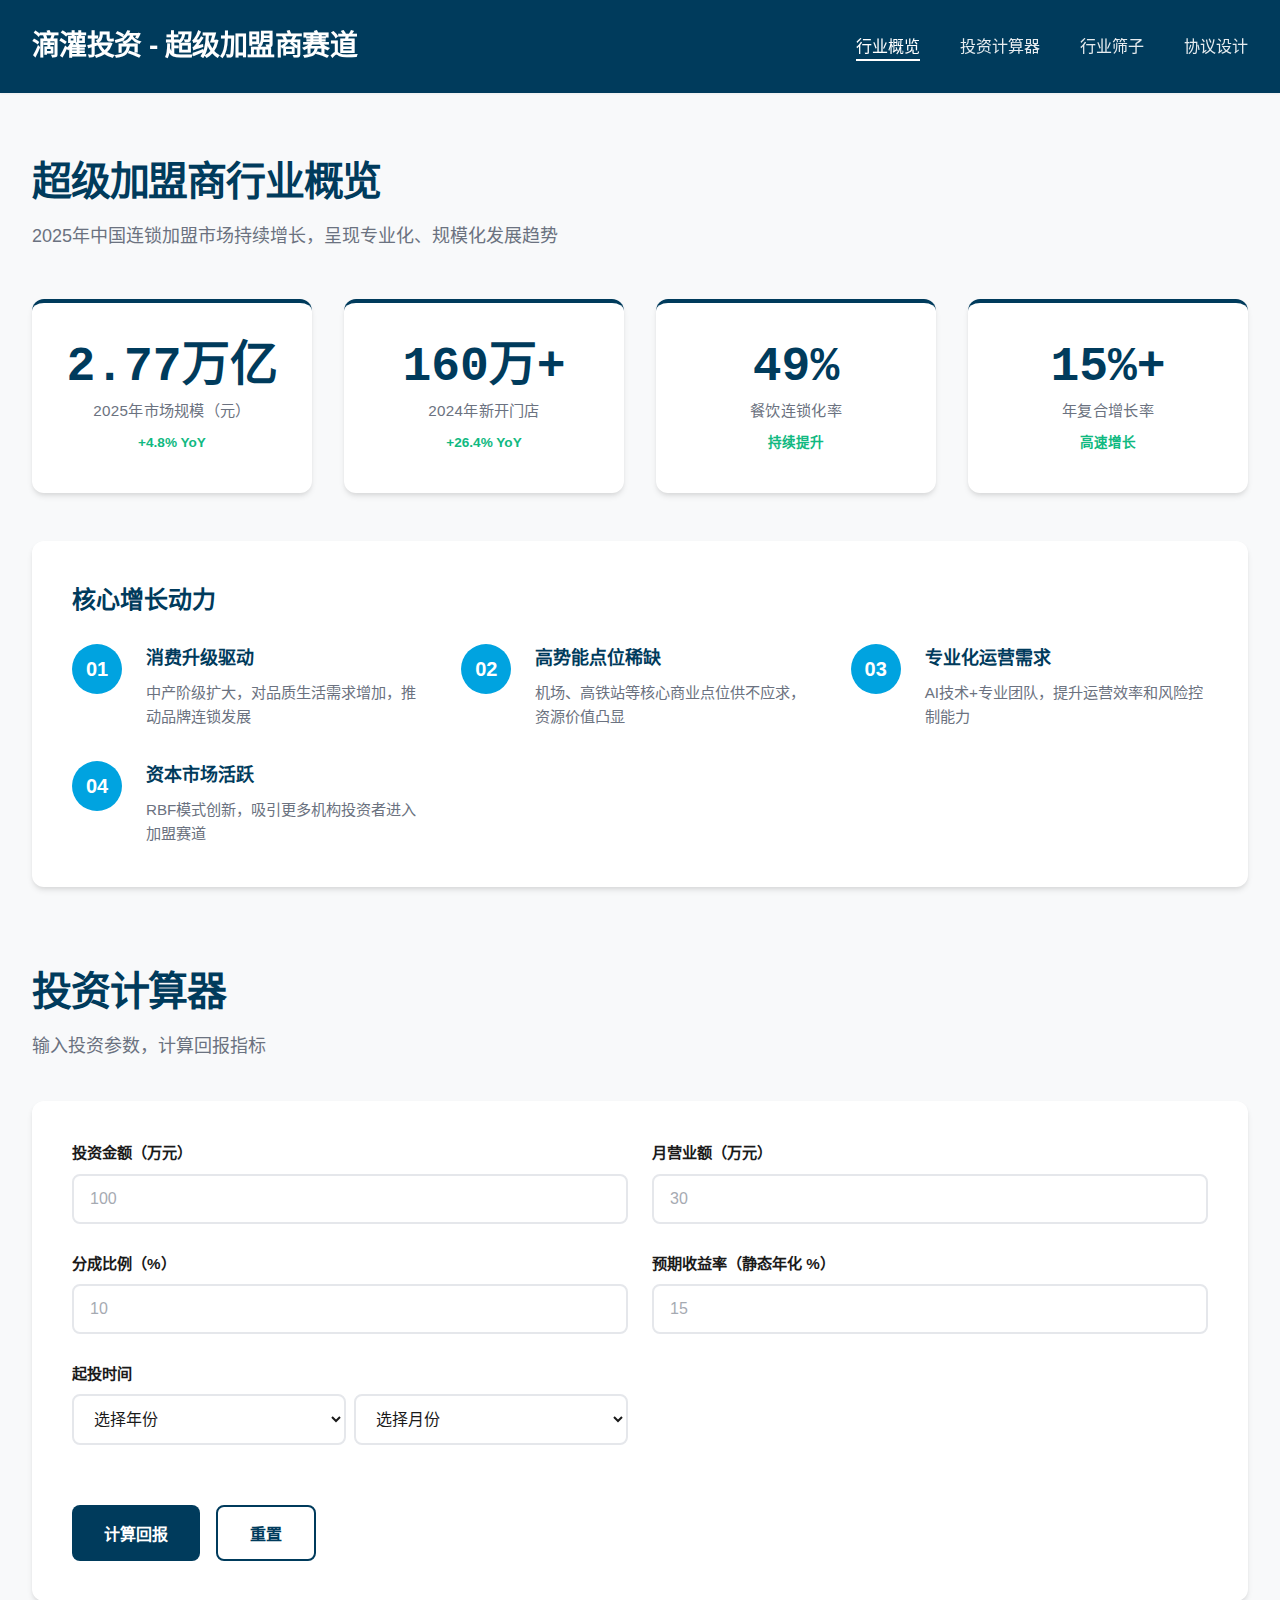
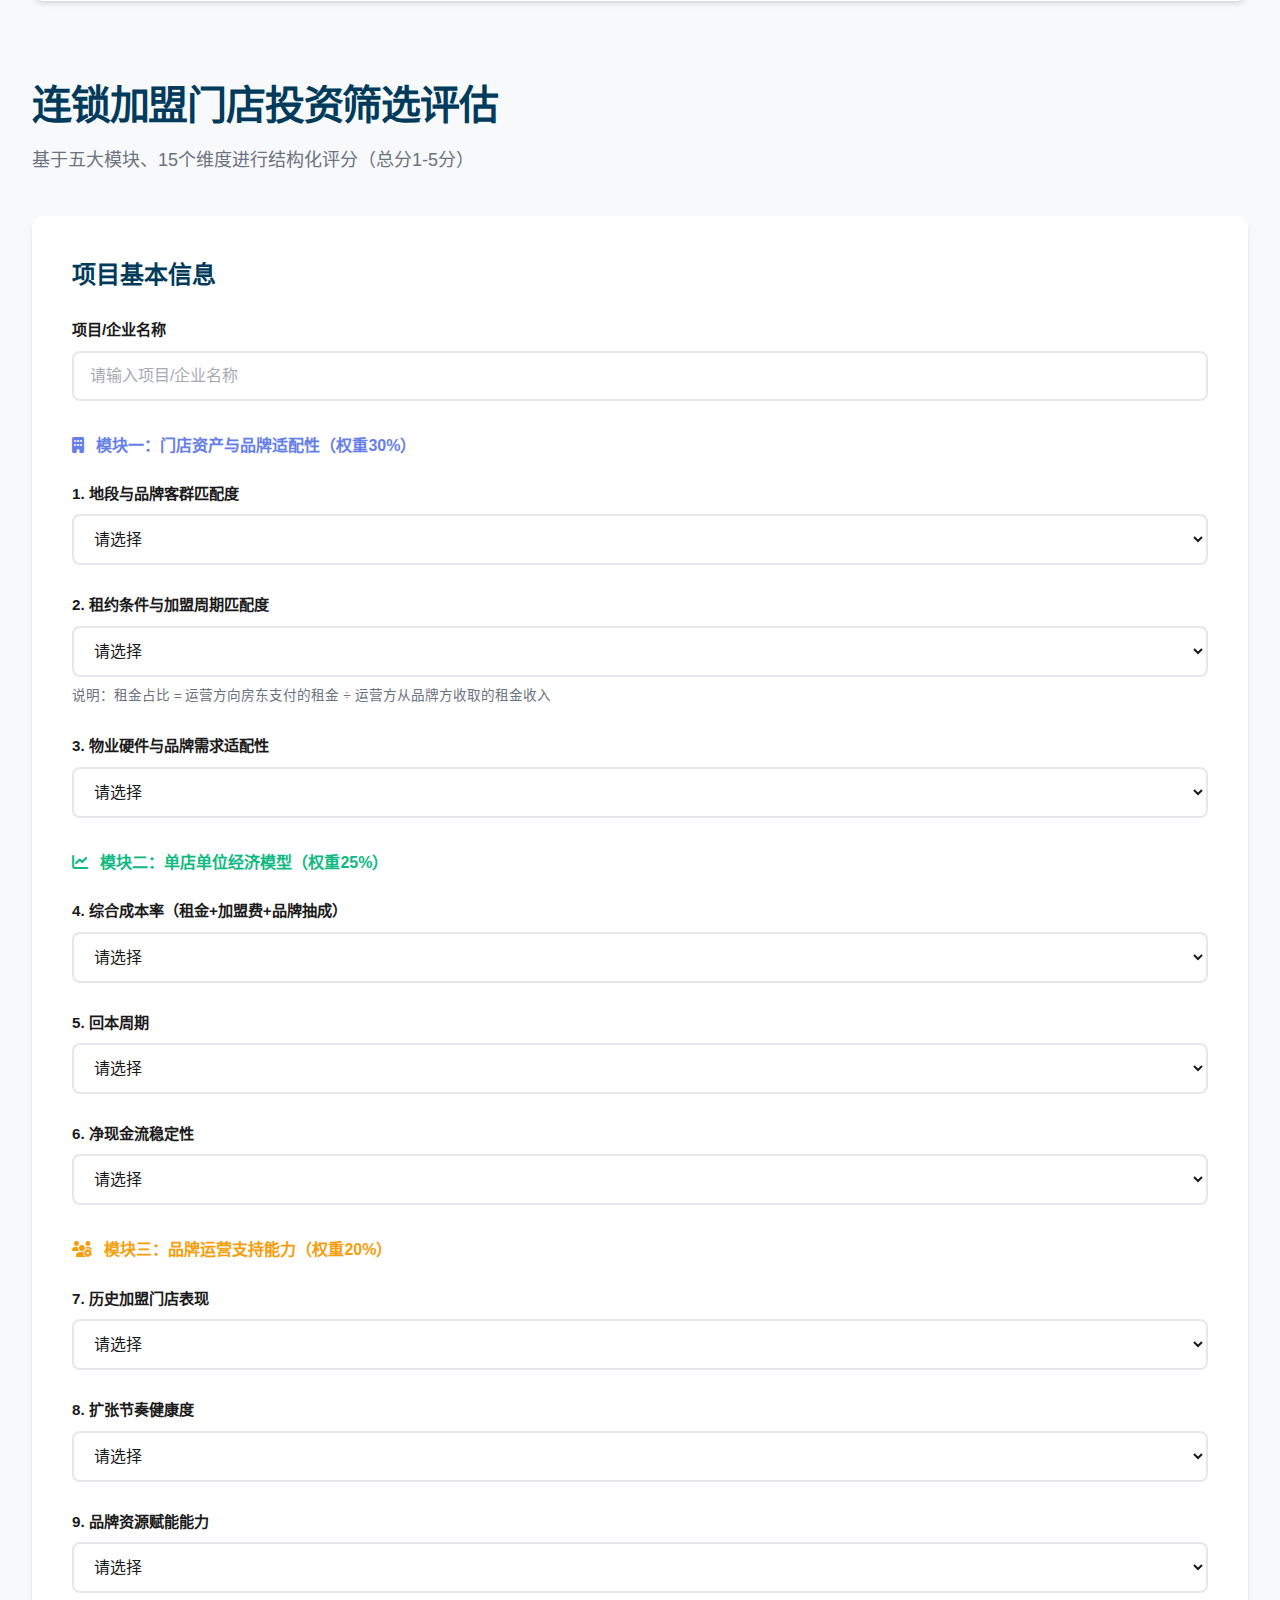
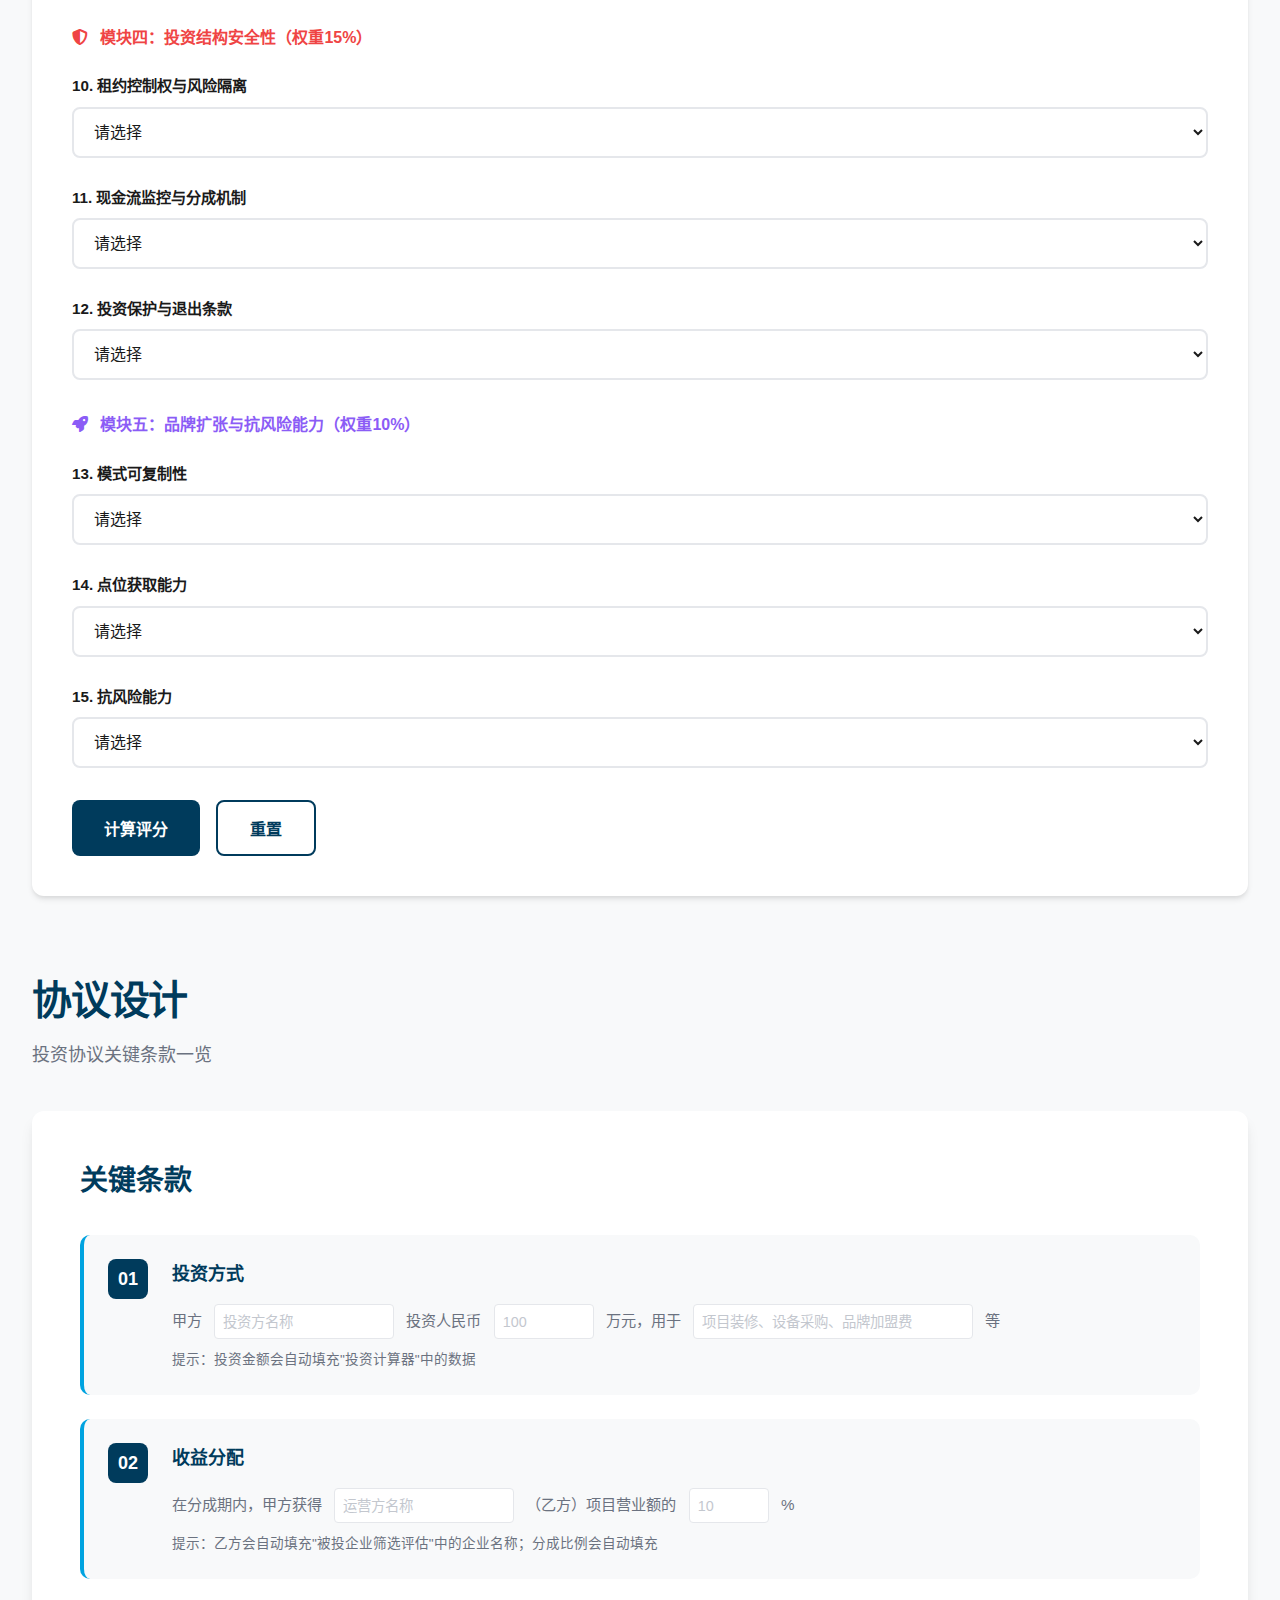
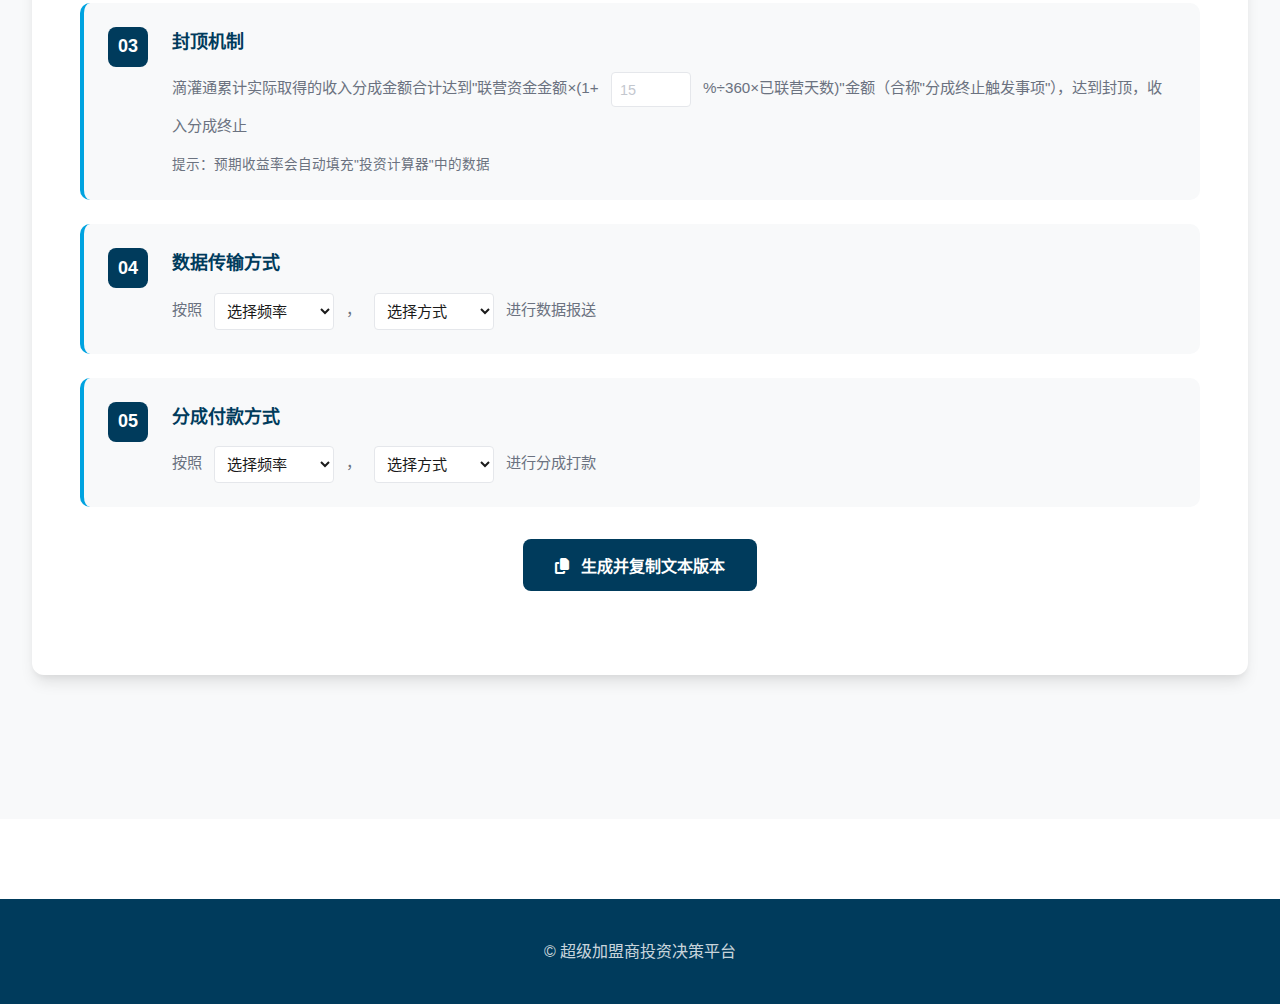
<file: index.html>
<!DOCTYPE html>
<html lang="zh-CN">
<head>
    <meta charset="UTF-8">
    <meta name="viewport" content="width=device-width, initial-scale=1.0">
    <title>滴灌投资决策平台 | 超级加盟商投资分析</title>
    <meta name="description" content="滴灌投资决策平台 - 专业的超级加盟商投资分析工具，提供投资回报计算、企业筛选评估和协议设计服务">
    <link rel="stylesheet" href="https://cdnjs.cloudflare.com/ajax/libs/font-awesome/6.4.0/css/all.min.css">
    <link rel="stylesheet" href="css/style.css">
</head>
<body>
    <!-- Header -->
    <header>
        <div class="container">
            <nav>
                <a href="#" class="brand">滴灌投资 - 超级加盟商赛道</a>
                <ul class="nav-menu">
                    <li><a href="#overview" class="active">行业概览</a></li>
                    <li><a href="#calculator">投资计算器</a></li>
                    <li><a href="#screening">行业筛子</a></li>
                    <li><a href="#contract">协议设计</a></li>
                </ul>
            </nav>
        </div>
    </header>

    <!-- Main Content -->
    <main>
        <div class="container">
            
            <!-- Industry Overview -->
            <section id="overview" class="section">
                <h2 class="section-title">超级加盟商行业概览</h2>
                <p class="section-description">2025年中国连锁加盟市场持续增长，呈现专业化、规模化发展趋势</p>
                
                <div class="stats-grid">
                    <div class="stat-card">
                        <div class="stat-value">2.77万亿</div>
                        <div class="stat-label">2025年市场规模（元）</div>
                        <div class="stat-change">+4.8% YoY</div>
                    </div>
                    <div class="stat-card">
                        <div class="stat-value">160万+</div>
                        <div class="stat-label">2024年新开门店</div>
                        <div class="stat-change">+26.4% YoY</div>
                    </div>
                    <div class="stat-card">
                        <div class="stat-value">49%</div>
                        <div class="stat-label">餐饮连锁化率</div>
                        <div class="stat-change">持续提升</div>
                    </div>
                    <div class="stat-card">
                        <div class="stat-value">15%+</div>
                        <div class="stat-label">年复合增长率</div>
                        <div class="stat-change">高速增长</div>
                    </div>
                </div>
                
                <div class="card mt-3">
                    <h3 class="card-title">核心增长动力</h3>
                    <div class="growth-drivers">
                        <div class="driver-item">
                            <div class="driver-number">01</div>
                            <div class="driver-content">
                                <h4>消费升级驱动</h4>
                                <p>中产阶级扩大，对品质生活需求增加，推动品牌连锁发展</p>
                            </div>
                        </div>
                        <div class="driver-item">
                            <div class="driver-number">02</div>
                            <div class="driver-content">
                                <h4>高势能点位稀缺</h4>
                                <p>机场、高铁站等核心商业点位供不应求，资源价值凸显</p>
                            </div>
                        </div>
                        <div class="driver-item">
                            <div class="driver-number">03</div>
                            <div class="driver-content">
                                <h4>专业化运营需求</h4>
                                <p>AI技术+专业团队，提升运营效率和风险控制能力</p>
                            </div>
                        </div>
                        <div class="driver-item">
                            <div class="driver-number">04</div>
                            <div class="driver-content">
                                <h4>资本市场活跃</h4>
                                <p>RBF模式创新，吸引更多机构投资者进入加盟赛道</p>
                            </div>
                        </div>
                    </div>
                </div>
            </section>

            <!-- Investment Calculator -->
            <section id="calculator" class="section">
                <h2 class="section-title">投资计算器</h2>
                <p class="section-description">输入投资参数，计算回报指标</p>
                
                <div class="card">
                    <form id="calculatorForm">
                        <div class="form-row">
                            <div class="form-group">
                                <label for="investAmount">投资金额（万元）</label>
                                <input type="number" id="investAmount" placeholder="100">
                            </div>
                            
                            <div class="form-group">
                                <label for="monthlyRevenue">月营业额（万元）</label>
                                <input type="number" id="monthlyRevenue" placeholder="30">
                            </div>
                        </div>
                        
                        <div class="form-row">
                            <div class="form-group">
                                <label for="shareRatio">分成比例（%）</label>
                                <input type="number" id="shareRatio" placeholder="10">
                            </div>
                            
                            <div class="form-group">
                                <label for="annualRate">预期收益率（静态年化 %）</label>
                                <input type="number" id="annualRate" placeholder="15">
                            </div>
                        </div>
                        
                        <div class="form-row">
                            <div class="form-group">
                                <label for="startYear">起投时间</label>
                                <div style="display: flex; gap: 0.5rem;">
                                    <select id="startYear" style="flex: 1;">
                                        <option value="">选择年份</option>
                                    </select>
                                    <select id="startMonth" style="flex: 1;">
                                        <option value="">选择月份</option>
                                        <option value="01">1月</option>
                                        <option value="02">2月</option>
                                        <option value="03">3月</option>
                                        <option value="04">4月</option>
                                        <option value="05">5月</option>
                                        <option value="06">6月</option>
                                        <option value="07">7月</option>
                                        <option value="08">8月</option>
                                        <option value="09">9月</option>
                                        <option value="10">10月</option>
                                        <option value="11">11月</option>
                                        <option value="12">12月</option>
                                    </select>
                                </div>
                            </div>
                            
                            <div class="form-group">
                                <!-- 空白占位，保持布局一致 -->
                            </div>
                        </div>
                        
                        <div class="button-group">
                            <button type="button" onclick="calculateROI()">计算回报</button>
                            <button type="button" class="btn-secondary" onclick="resetCalculator()">重置</button>
                        </div>
                    </form>
                </div>
                
                <!-- Calculator Results -->
                <div id="calculatorResults" class="result-card hidden">
                    <h3 class="result-title">
                        投资回报计算输出
                        <i class="fas fa-info-circle" onclick="toggleCalculationLogic()" style="cursor: pointer; color: #00A3E0; font-size: 1rem; margin-left: 0.5rem;" title="查看计算逻辑"></i>
                    </h3>
                    <div class="result-grid">
                        <div class="result-item">
                            <div class="result-item-label">预计封顶期限</div>
                            <div class="result-item-value highlight" id="durationDays">-</div>
                        </div>
                        <div class="result-item">
                            <div class="result-item-label">预计封顶时间</div>
                            <div class="result-item-value highlight" id="endDate">-</div>
                        </div>
                        <div class="result-item">
                            <div class="result-item-label">预计封顶金额</div>
                            <div class="result-item-value highlight" id="cappedAmount">-</div>
                        </div>
                    </div>
                    
                    <p class="text-secondary" style="font-size: 0.9rem; margin-top: 1rem; font-style: italic;">
                        备注：按日平息进行封顶计算
                    </p>
                    
                    <div id="calculationLogic" class="calculation-logic hidden">
                        <h4 class="logic-title">计算逻辑</h4>
                        <div class="logic-content">
                            <p><strong>核心公式：</strong></p>
                            <p>投资金额 × (1 + 预期收益率/100/360 × 预计联营期限) = 月营业额/30 × 预计联营期限 × 分成比例/100</p>
                            
                            <p class="mt-2"><strong>1. 预计联营期限（天）</strong></p>
                            <p>求解得：预计联营期限 = 投资金额 / (月营业额 × 分成比例/3000 - 投资金额 × 预期收益率/36000)</p>
                            
                            <p class="mt-2"><strong>2. 预计封顶金额</strong> = 投资金额 × (1 + 预期收益率/100/360 × 预计联营期限)</p>
                            
                            <p class="mt-2 text-secondary" style="font-size: 0.85rem;">
                                注：预期收益率按日息计算（年化/360天），预计联营期限单位为天
                            </p>
                        </div>
                    </div>
                </div>
            </section>

            <!-- Enterprise Screening -->
            <section id="screening" class="section">
                <h2 class="section-title">连锁加盟门店投资筛选评估</h2>
                <p class="section-description">基于五大模块、15个维度进行结构化评分（总分1-5分）</p>
                
                <div class="card">
                    <h3 class="card-title">项目基本信息</h3>
                    <form id="screeningForm">
                        <div class="form-group">
                            <label for="enterpriseName">项目/企业名称</label>
                            <input type="text" id="enterpriseName" placeholder="请输入项目/企业名称">
                        </div>
                        
                        <!-- 模块一：门店资产与品牌适配性（权重30%） -->
                        <h4 class="mt-3 mb-2" style="color: #667eea; font-weight: 600;">
                            <i class="fas fa-building" style="margin-right: 8px;"></i>
                            模块一：门店资产与品牌适配性（权重30%）
                        </h4>
                        
                        <div class="form-group">
                            <label for="dimension1">1. 地段与品牌客群匹配度</label>
                            <select id="dimension1">
                                <option value="">请选择</option>
                                <option value="5">5分 - 核心商圈/网红点位，客群密度≥800人/天，客群匹配度≥90%，无直接竞品</option>
                                <option value="4">4分 - 次核心商圈，客群密度500-800人/天，客群匹配度70%-90%，直接竞品≤1家</option>
                                <option value="3">3分 - 成熟社区/写字楼，客群密度300-500人/天，客群匹配度50%-70%</option>
                                <option value="2">2分 - 普通社区/街道，客群密度100-300人/天，客群匹配度<50%</option>
                                <option value="1">1分 - 偏远地段，目标客群密度<100人/天，客群与品牌定位完全不匹配</option>
                            </select>
                        </div>
                        
                        <div class="form-group">
                            <label for="dimension2">2. 租约条件与加盟周期匹配度</label>
                            <select id="dimension2">
                                <option value="">请选择</option>
                                <option value="5">5分 - 租约剩余≥5年，租金占比≤10%，续约涨幅≤3%，允许品牌方介入转租</option>
                                <option value="4">4分 - 租约剩余3-5年，租金占比10%-15%，续约涨幅≤5%，有优先续约权</option>
                                <option value="3">3分 - 租约剩余2-3年，租金占比15%-20%，续约涨幅5%-10%，允许转租</option>
                                <option value="2">2分 - 租约剩余1-2年，租金占比20%-30%，续约涨幅≥10%，转租需房东审批</option>
                                <option value="1">1分 - 租约剩余<1年，租金占预估营业额≥30%，无优先续约权，禁止转租</option>
                            </select>
                            <small style="color: #6B7280; font-size: 0.85rem; margin-top: 0.5rem; display: block;">
                                说明：租金占比 = 运营方向房东支付的租金 ÷ 运营方从品牌方收取的租金收入
                            </small>
                        </div>
                        
                        <div class="form-group">
                            <label for="dimension3">3. 物业硬件与品牌需求适配性</label>
                            <select id="dimension3">
                                <option value="">请选择</option>
                                <option value="5">5分 - 硬件超配（如餐饮具备中央厨房接口），房东为头部商业地产，提供物业支持</option>
                                <option value="4">4分 - 硬件完全满足品牌标准，房东为专业商业地产运营方</option>
                                <option value="3">3分 - 硬件满足基础需求，无需改造，房东为个人但履约记录良好</option>
                                <option value="2">2分 - 硬件基本满足，但需大规模改造，房东为个人且无履约记录</option>
                                <option value="1">1分 - 物业硬件完全不满足品牌要求（如餐饮无排烟/上下水），房东有租约违约记录</option>
                            </select>
                        </div>
                        
                        <!-- 模块二：单店单位经济模型（权重25%） -->
                        <h4 class="mt-3 mb-2" style="color: #10B981; font-weight: 600;">
                            <i class="fas fa-chart-line" style="margin-right: 8px;"></i>
                            模块二：单店单位经济模型（权重25%）
                        </h4>
                        
                        <div class="form-group">
                            <label for="dimension4">4. 综合成本率（租金+加盟费+品牌抽成）</label>
                            <select id="dimension4">
                                <option value="">请选择</option>
                                <option value="5">5分 - 综合成本率≤15%</option>
                                <option value="4">4分 - 综合成本率15%-20%</option>
                                <option value="3">3分 - 综合成本率20%-25%</option>
                                <option value="2">2分 - 综合成本率25%-30%</option>
                                <option value="1">1分 - 综合成本率≥30%</option>
                            </select>
                        </div>
                        
                        <div class="form-group">
                            <label for="dimension5">5. 回本周期</label>
                            <select id="dimension5">
                                <option value="">请选择</option>
                                <option value="5">5分 - 回本周期≤12个月</option>
                                <option value="4">4分 - 回本周期12-18个月</option>
                                <option value="3">3分 - 回本周期18-24个月</option>
                                <option value="2">2分 - 回本周期24-36个月</option>
                                <option value="1">1分 - 回本周期≥36个月</option>
                            </select>
                        </div>
                        
                        <div class="form-group">
                            <label for="dimension6">6. 净现金流稳定性</label>
                            <select id="dimension6">
                                <option value="">请选择</option>
                                <option value="5">5分 - 月净现金流≥初始投资的8%，波动≤10%</option>
                                <option value="4">4分 - 月净现金流≥初始投资的5%-8%，波动10%-20%</option>
                                <option value="3">3分 - 月净现金流≥初始投资的2%-5%，波动20%-30%</option>
                                <option value="2">2分 - 月净现金流为正，但<初始投资的2%，波动30%-50%</option>
                                <option value="1">1分 - 月净现金流为负，或连续3个月波动≥50%</option>
                            </select>
                        </div>
                        
                        <!-- 模块三：品牌运营支持能力（权重20%） -->
                        <h4 class="mt-3 mb-2" style="color: #F59E0B; font-weight: 600;">
                            <i class="fas fa-users-cog" style="margin-right: 8px;"></i>
                            模块三：品牌运营支持能力（权重20%）
                        </h4>
                        
                        <div class="form-group">
                            <label for="dimension7">7. 历史加盟门店表现</label>
                            <select id="dimension7">
                                <option value="">请选择</option>
                                <option value="5">5分 - 1年存活率≥90%，3年存活率≥90%，续约率≥90%</option>
                                <option value="4">4分 - 1年存活率80%-90%，3年存活率70%-90%，续约率70%-90%</option>
                                <option value="3">3分 - 1年存活率60%-80%，3年存活率50%-70%，续约率50%-70%</option>
                                <option value="2">2分 - 1年存活率50%-60%，3年存活率30%-50%，续约率30%-50%</option>
                                <option value="1">1分 - 1年存活率<50%，3年存活率<30%，续约率<30%</option>
                            </select>
                        </div>
                        
                        <div class="form-group">
                            <label for="dimension8">8. 扩张节奏健康度</label>
                            <select id="dimension8">
                                <option value="">请选择</option>
                                <option value="5">5分 - 近12个月新增门店≤10%，闭店率≤3%</option>
                                <option value="4">4分 - 近12个月新增门店10%-20%，闭店率3%-5%</option>
                                <option value="3">3分 - 近12个月新增门店20%-30%，闭店率5%-10%</option>
                                <option value="2">2分 - 近12个月新增门店30%-50%，闭店率10%-20%</option>
                                <option value="1">1分 - 近12个月新增门店≥现有门店50%，闭店率≥20%</option>
                            </select>
                        </div>
                        
                        <div class="form-group">
                            <label for="dimension9">9. 品牌资源赋能能力</label>
                            <select id="dimension9">
                                <option value="">请选择</option>
                                <option value="5">5分 - 自有中央厨房/供应链，一对一督导+终身培训，全渠道精准营销+单店引流</option>
                                <option value="4">4分 - 自有供应链，驻店督导+定期培训，全渠道营销支持</option>
                                <option value="3">3分 - 深度绑定第三方供应链，线下集中培训，全国性营销</option>
                                <option value="2">2分 - 第三方供应链，线上培训，无区域营销</option>
                                <option value="1">1分 - 无统一供应链，无加盟商培训，无营销支持</option>
                            </select>
                        </div>
                        
                        <!-- 模块四：投资结构安全性（权重15%） -->
                        <h4 class="mt-3 mb-2" style="color: #EF4444; font-weight: 600;">
                            <i class="fas fa-shield-alt" style="margin-right: 8px;"></i>
                            模块四：投资结构安全性（权重15%）
                        </h4>
                        
                        <div class="form-group">
                            <label for="dimension10">10. 租约控制权与风险隔离</label>
                            <select id="dimension10">
                                <option value="">请选择</option>
                                <option value="5">5分 - 租约主体为加盟商，品牌方+加盟商双连带担保，证照绑定，品牌方有权接管租约</option>
                                <option value="4">4分 - 租约主体为加盟商，品牌方提供连带担保，证照绑定</option>
                                <option value="3">3分 - 租约主体为加盟商，品牌方提供一般担保，证照绑定</option>
                                <option value="2">2分 - 租约主体为加盟商，无担保，证照与品牌绑定</option>
                                <option value="1">1分 - 租约主体为品牌方，无担保，证照与品牌无关</option>
                            </select>
                        </div>
                        
                        <div class="form-group">
                            <label for="dimension11">11. 现金流监控与分成机制</label>
                            <select id="dimension11">
                                <option value="">请选择</option>
                                <option value="5">5分 - 统一POS+银行监管账户，营业额实时拆分，分成每日到账且优先于租金/工资</option>
                                <option value="4">4分 - 统一POS+第三方资金监管，营业额实时可查，分成按周支付且优先于所有支出</option>
                                <option value="3">3分 - 统一POS系统，营业额每日同步，分成按月支付且优先于加盟商利润</option>
                                <option value="2">2分 - 品牌方提供POS，但数据延迟，分成按月支付</option>
                                <option value="1">1分 - 加盟商自主收款，无营业额数据追踪，分成按月支付且无优先级</option>
                            </select>
                        </div>
                        
                        <div class="form-group">
                            <label for="dimension12">12. 投资保护与退出条款</label>
                            <select id="dimension12">
                                <option value="">请选择</option>
                                <option value="5">5分 - 连续1个月不达标触发回购，品牌方承诺兜底接盘，赔偿金额为初始投资的110%</option>
                                <option value="4">4分 - 连续2个月不达标触发回购，品牌方协助转让，明确赔偿金额</option>
                                <option value="3">3分 - 连续3个月不达标触发回购，转让需品牌方审批</option>
                                <option value="2">2分 - 仅约定转让权限，无回购，赔偿模糊</option>
                                <option value="1">1分 - 无回购、无转让权限、无违约赔偿</option>
                            </select>
                        </div>
                        
                        <!-- 模块五：品牌扩张与抗风险能力（权重10%） -->
                        <h4 class="mt-3 mb-2" style="color: #8B5CF6; font-weight: 600;">
                            <i class="fas fa-rocket" style="margin-right: 8px;"></i>
                            模块五：品牌扩张与抗风险能力（权重10%）
                        </h4>
                        
                        <div class="form-group">
                            <label for="dimension13">13. 模式可复制性</label>
                            <select id="dimension13">
                                <option value="">请选择</option>
                                <option value="5">5分 - 全链路数字化SOP，10个以上区域验证，筹备周期≤20天</option>
                                <option value="4">4分 - 全链路数字化SOP，5个以上区域验证，筹备周期20-30天</option>
                                <option value="3">3分 - 全链路标准化，3个区域试点，筹备周期30-45天</option>
                                <option value="2">2分 - 部分标准化，2个区域试点，筹备周期45-60天</option>
                                <option value="1">1分 - 无标准化SOP，仅在1个区域试点，筹备周期≥60天</option>
                            </select>
                        </div>
                        
                        <div class="form-group">
                            <label for="dimension14">14. 点位获取能力</label>
                            <select id="dimension14">
                                <option value="">请选择</option>
                                <option value="5">5分 - 每月≥30个点位，2-3个月免租期，与头部商业地产深度合作</option>
                                <option value="4">4分 - 每月20-30个点位，1-2个月免租期</option>
                                <option value="3">3分 - 每月10-20个点位，1个月免租期</option>
                                <option value="2">2分 - 每月5-10个点位，偶尔有免租期</option>
                                <option value="1">1分 - 每月新增可合作点位<5个，无租金优惠</option>
                            </select>
                        </div>
                        
                        <div class="form-group">
                            <label for="dimension15">15. 抗风险能力</label>
                            <select id="dimension15">
                                <option value="">请选择</option>
                                <option value="5">5分 - 全渠道布局（堂食/外卖/零售/电商），每年新品迭代≥6次，有流量补贴+备用供应链</option>
                                <option value="4">4分 - 多渠道平衡（外卖占比≤50%），每年新品迭代4-6次，有备用供应链</option>
                                <option value="3">3分 - 多渠道平衡（外卖占比≤60%），每年新品迭代2-4次，有完善预案</option>
                                <option value="2">2分 - 双渠道依赖，每年新品迭代1-2次，有基础预案</option>
                                <option value="1">1分 - 单一渠道依赖（如外卖占比≥80%），无新品迭代，无应急预案</option>
                            </select>
                        </div>
                        
                        <div class="button-group">
                            <button type="button" onclick="calculateScore()">计算评分</button>
                            <button type="button" class="btn-secondary" onclick="resetScreening()">重置</button>
                        </div>
                    </form>
                </div>
                
                <!-- Screening Results -->
                <div id="screeningResults" class="result-card hidden">
                    <div class="score-display">
                        <div class="score-circle">
                            <div class="score-number" id="totalScore">0.0</div>
                            <div class="score-max">/5.0</div>
                        </div>
                        <div class="score-rating" id="scoreRating">待评估</div>
                    </div>
                    
                    <h3 class="result-title">评估结果</h3>
                    <div id="scoreRecommendation" class="report-content">
                        <p>请完成所有评分项目后点击"计算评分"查看评估结果</p>
                    </div>
                    
                    <h3 class="result-title">各模块评分</h3>
                    <div id="moduleScores" class="report-content">
                        <!-- 模块评分将在这里显示 -->
                    </div>
                    
                    <h3 class="result-title">主要优势</h3>
                    <div id="projectStrengths" class="report-content">
                        <!-- 优势将在这里显示 -->
                    </div>
                    
                    <h3 class="result-title">主要风险</h3>
                    <div id="projectRisks" class="report-content">
                        <!-- 风险将在这里显示 -->
                    </div>
                    
                    <h3 class="result-title">投资判断总结</h3>
                    <div id="investmentSummary" class="report-content">
                        <!-- 总结将在这里显示 -->
                    </div>
                </div>
            </section>

            <!-- Contract Design -->
            <section id="contract" class="section">
                <h2 class="section-title">协议设计</h2>
                <p class="section-description">投资协议关键条款一览</p>
                
                <!-- Contract Terms with Inline Inputs -->
                <div class="contract-terms">
                    <h3 class="terms-title">关键条款</h3>
                    
                    <div class="terms-list">
                        <!-- 01 投资方式 -->
                        <div class="term-item">
                            <div class="term-number">01</div>
                            <div class="term-content">
                                <h4 class="term-title">投资方式</h4>
                                <p style="line-height: 2.5;">
                                    <span style="margin-right: 0.5rem;">甲方</span>
                                    <input type="text" id="partyA" placeholder="投资方名称" class="inline-input" style="width: 180px; padding: 0.5rem; border: 1px solid #E5E7EB; border-radius: 4px; font-size: 0.95rem;">
                                    <span style="margin: 0 0.5rem;">投资人民币</span>
                                    <input type="number" id="contractInvestment" placeholder="100" class="inline-input" style="width: 100px; padding: 0.5rem; border: 1px solid #E5E7EB; border-radius: 4px; font-size: 0.95rem;">
                                    <span style="margin: 0 0.5rem;">万元，用于</span>
                                    <input type="text" id="assetScope" placeholder="项目装修、设备采购、品牌加盟费" class="inline-input" style="width: 280px; padding: 0.5rem; border: 1px solid #E5E7EB; border-radius: 4px; font-size: 0.95rem;">
                                    <span style="margin-left: 0.5rem;">等</span>
                                </p>
                                <small style="color: #6B7280; font-size: 0.85rem; margin-top: 0.5rem; display: block;">
                                    提示：投资金额会自动填充"投资计算器"中的数据
                                </small>
                            </div>
                        </div>
                        
                        <!-- 02 收益分配 -->
                        <div class="term-item">
                            <div class="term-number">02</div>
                            <div class="term-content">
                                <h4 class="term-title">收益分配</h4>
                                <p style="line-height: 2.5;">
                                    <span style="margin-right: 0.5rem;">在分成期内，甲方获得</span>
                                    <input type="text" id="partyB" placeholder="运营方名称" class="inline-input" style="width: 180px; padding: 0.5rem; border: 1px solid #E5E7EB; border-radius: 4px; font-size: 0.95rem;">
                                    <span style="margin: 0 0.5rem;">（乙方）项目营业额的</span>
                                    <input type="number" id="contractShareRatio" placeholder="10" class="inline-input" style="width: 80px; padding: 0.5rem; border: 1px solid #E5E7EB; border-radius: 4px; font-size: 0.95rem;">
                                    <span style="margin-left: 0.5rem;">%</span>
                                </p>
                                <small style="color: #6B7280; font-size: 0.85rem; margin-top: 0.5rem; display: block;">
                                    提示：乙方会自动填充"被投企业筛选评估"中的企业名称；分成比例会自动填充
                                </small>
                            </div>
                        </div>
                        
                        <!-- 03 封顶机制 -->
                        <div class="term-item">
                            <div class="term-number">03</div>
                            <div class="term-content">
                                <h4 class="term-title">封顶机制</h4>
                                <p style="line-height: 2.5;">
                                    <span style="margin-right: 0.5rem;">滴灌通累计实际取得的收入分成金额合计达到"联营资金金额×(1+</span>
                                    <input type="number" id="contractAnnualRateCap" placeholder="15" class="inline-input" style="width: 80px; padding: 0.5rem; border: 1px solid #E5E7EB; border-radius: 4px; font-size: 0.95rem;">
                                    <span style="margin: 0 0.5rem;">%÷360×已联营天数)"金额（合称"分成终止触发事项"），达到封顶，收入分成终止</span>
                                </p>
                                <small style="color: #6B7280; font-size: 0.85rem; margin-top: 0.5rem; display: block;">
                                    提示：预期收益率会自动填充"投资计算器"中的数据
                                </small>
                            </div>
                        </div>
                        
                        <!-- 04 数据传输方式 -->
                        <div class="term-item">
                            <div class="term-number">04</div>
                            <div class="term-content">
                                <h4 class="term-title">数据传输方式</h4>
                                <p style="line-height: 2.5;">
                                    <span style="margin-right: 0.5rem;">按照</span>
                                    <select id="dataFrequency" class="inline-input" style="width: 120px; padding: 0.5rem; border: 1px solid #E5E7EB; border-radius: 4px; font-size: 0.95rem;">
                                        <option value="">选择频率</option>
                                        <option value="每月">每月</option>
                                        <option value="每周">每周</option>
                                        <option value="每日">每日</option>
                                    </select>
                                    <span style="margin: 0 0.5rem;">，</span>
                                    <select id="dataMode" class="inline-input" style="width: 120px; padding: 0.5rem; border: 1px solid #E5E7EB; border-radius: 4px; font-size: 0.95rem;">
                                        <option value="">选择方式</option>
                                        <option value="自动">自动</option>
                                        <option value="手动">手动</option>
                                    </select>
                                    <span style="margin-left: 0.5rem;">进行数据报送</span>
                                </p>
                            </div>
                        </div>
                        
                        <!-- 05 分成付款方式 -->
                        <div class="term-item">
                            <div class="term-number">05</div>
                            <div class="term-content">
                                <h4 class="term-title">分成付款方式</h4>
                                <p style="line-height: 2.5;">
                                    <span style="margin-right: 0.5rem;">按照</span>
                                    <select id="paymentFrequency" class="inline-input" style="width: 120px; padding: 0.5rem; border: 1px solid #E5E7EB; border-radius: 4px; font-size: 0.95rem;">
                                        <option value="">选择频率</option>
                                        <option value="每月">每月</option>
                                        <option value="每周">每周</option>
                                        <option value="每日">每日</option>
                                    </select>
                                    <span style="margin: 0 0.5rem;">，</span>
                                    <select id="paymentMode" class="inline-input" style="width: 120px; padding: 0.5rem; border: 1px solid #E5E7EB; border-radius: 4px; font-size: 0.95rem;">
                                        <option value="">选择方式</option>
                                        <option value="自动">自动</option>
                                        <option value="手动">手动</option>
                                    </select>
                                    <span style="margin-left: 0.5rem;">进行分成打款</span>
                                </p>
                            </div>
                        </div>
                    </div>
                    
                    <!-- 生成并复制按钮 -->
                    <div style="margin-top: 2rem; text-align: center;">
                        <button onclick="generateAndCopy()" style="padding: 0.875rem 2rem; background: #003B5C; color: white; border: none; border-radius: 8px; font-size: 1rem; font-weight: 600; cursor: pointer; transition: all 0.3s ease;">
                            <i class="fas fa-copy" style="margin-right: 0.5rem;"></i>
                            生成并复制文本版本
                        </button>
                        <p id="copyStatus" style="margin-top: 0.75rem; color: #00A3E0; font-weight: 600; min-height: 1.5rem;"></p>
                    </div>
                </div>
            </section>


        </div>
    </main>

    <!-- Footer -->
    <footer>
        <div class="container">
            <p>&copy; 超级加盟商投资决策平台</p>
        </div>
    </footer>
    
    <!-- Back to Top Button -->
    <button id="backToTop" class="back-to-top" onclick="scrollToTop()">
        <span>↑</span>
    </button>

    <script src="js/main.js"></script>
</body>
</html>
</file>
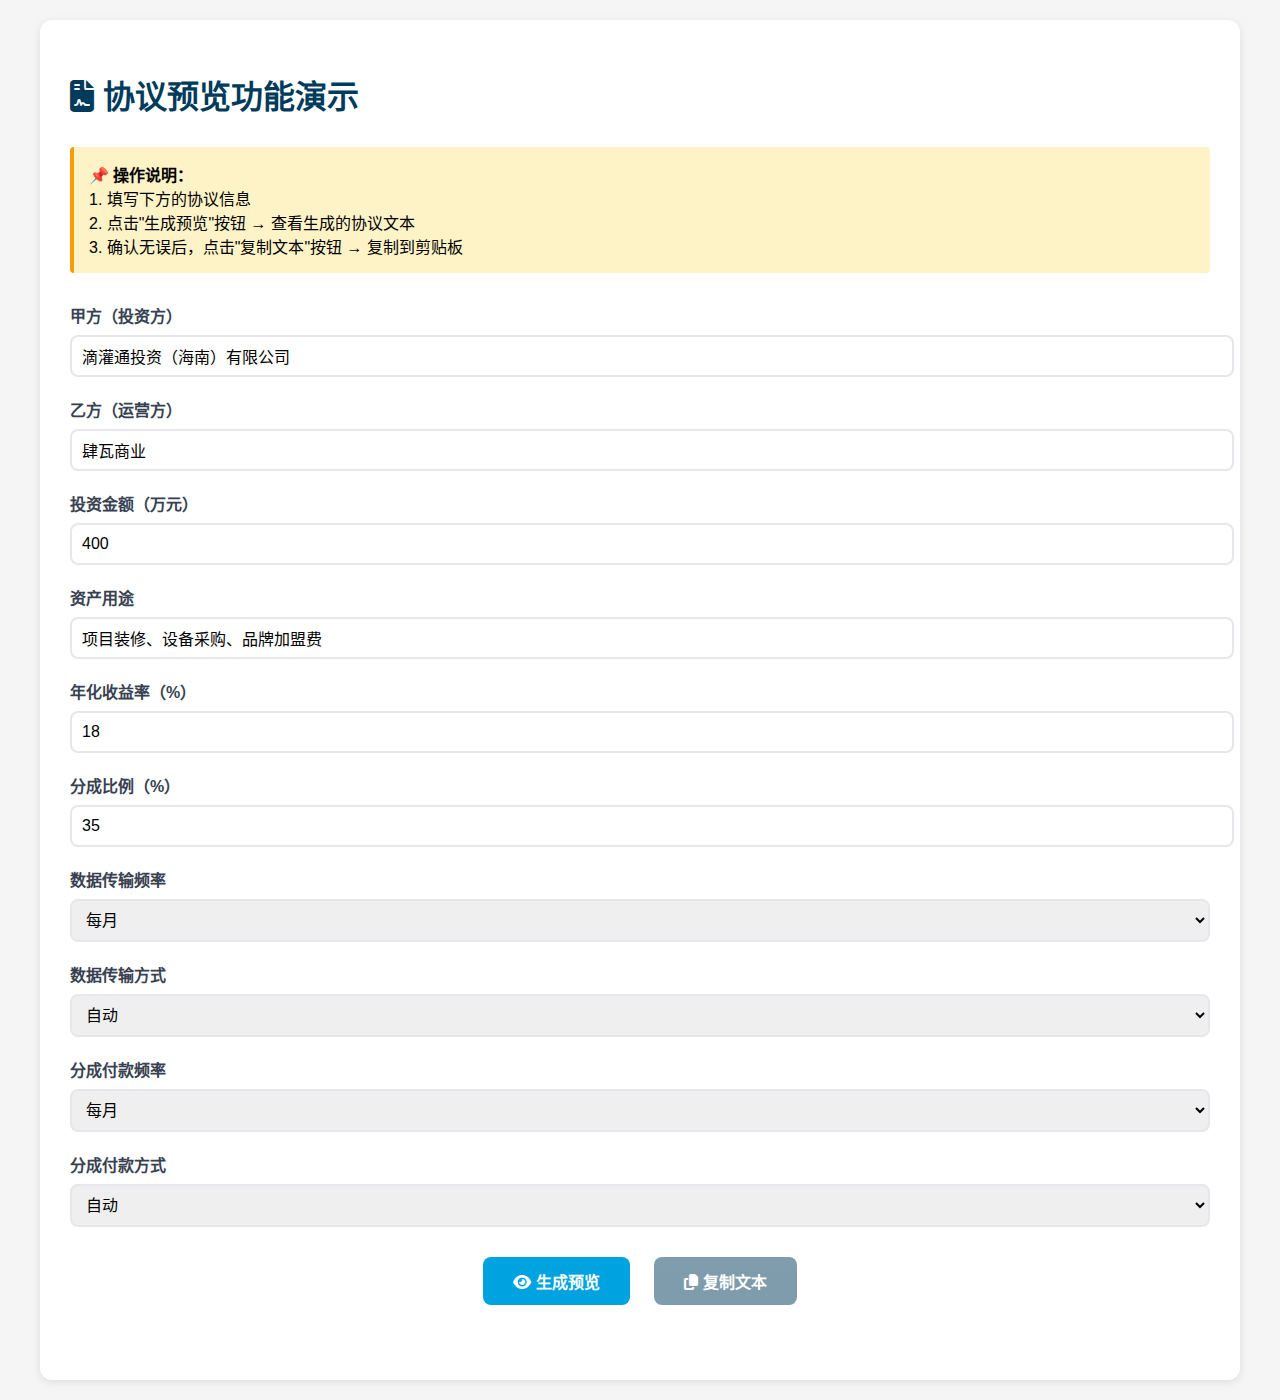
<file: preview_demo.html>
<!DOCTYPE html>
<html lang="zh-CN">
<head>
    <meta charset="UTF-8">
    <meta name="viewport" content="width=device-width, initial-scale=1.0">
    <title>协议预览功能演示</title>
    <link rel="stylesheet" href="https://cdnjs.cloudflare.com/ajax/libs/font-awesome/6.4.0/css/all.min.css">
    <style>
        body {
            font-family: Arial, sans-serif;
            max-width: 1200px;
            margin: 0 auto;
            padding: 20px;
            background: #f5f5f5;
        }
        .container {
            background: white;
            padding: 30px;
            border-radius: 12px;
            box-shadow: 0 2px 8px rgba(0,0,0,0.1);
        }
        h1 {
            color: #003B5C;
            margin-bottom: 30px;
        }
        .form-group {
            margin-bottom: 20px;
        }
        label {
            display: block;
            margin-bottom: 8px;
            font-weight: 600;
            color: #374151;
        }
        input, select {
            width: 100%;
            padding: 10px;
            border: 2px solid #E5E7EB;
            border-radius: 8px;
            font-size: 16px;
        }
        .button-group {
            margin-top: 30px;
            text-align: center;
        }
        button {
            padding: 12px 30px;
            border: none;
            border-radius: 8px;
            font-size: 16px;
            font-weight: 600;
            cursor: pointer;
            margin: 0 10px;
            transition: all 0.3s;
        }
        button:hover:not(:disabled) {
            transform: translateY(-2px);
            box-shadow: 0 4px 12px rgba(0, 163, 224, 0.3);
        }
        .btn-preview {
            background: #00A3E0;
            color: white;
        }
        .btn-copy {
            background: #003B5C;
            color: white;
            opacity: 0.5;
        }
        .btn-copy:not(:disabled) {
            opacity: 1;
        }
        button:disabled {
            cursor: not-allowed;
        }
        #status {
            margin-top: 15px;
            font-weight: 600;
            min-height: 30px;
        }
        .preview-area {
            margin-top: 30px;
            padding: 25px;
            background: #F8F9FA;
            border: 2px solid #E5E7EB;
            border-radius: 8px;
            display: none;
        }
        .preview-area.show {
            display: block;
            animation: slideIn 0.5s ease-out;
        }
        .preview-title {
            color: #003B5C;
            font-size: 20px;
            font-weight: 600;
            margin-bottom: 15px;
        }
        .preview-content {
            white-space: pre-wrap;
            word-wrap: break-word;
            font-family: 'Courier New', monospace;
            font-size: 14px;
            line-height: 1.8;
            color: #1F2937;
            background: white;
            padding: 20px;
            border-radius: 6px;
            border: 1px solid #E5E7EB;
            max-height: 500px;
            overflow-y: auto;
        }
        @keyframes slideIn {
            from {
                opacity: 0;
                transform: translateY(20px);
            }
            to {
                opacity: 1;
                transform: translateY(0);
            }
        }
        .highlight {
            background: #FEF3C7;
            padding: 15px;
            border-left: 4px solid #F59E0B;
            border-radius: 4px;
            margin-bottom: 30px;
        }
    </style>
</head>
<body>
    <div class="container">
        <h1><i class="fas fa-file-contract"></i> 协议预览功能演示</h1>
        
        <div class="highlight">
            <strong>📌 操作说明：</strong><br>
            1. 填写下方的协议信息<br>
            2. 点击"生成预览"按钮 → 查看生成的协议文本<br>
            3. 确认无误后，点击"复制文本"按钮 → 复制到剪贴板
        </div>

        <div class="form-group">
            <label>甲方（投资方）</label>
            <input type="text" id="partyA" placeholder="例如：滴灌通投资（海南）有限公司" value="滴灌通投资（海南）有限公司">
        </div>

        <div class="form-group">
            <label>乙方（运营方）</label>
            <input type="text" id="partyB" placeholder="例如：肆瓦商业" value="肆瓦商业">
        </div>

        <div class="form-group">
            <label>投资金额（万元）</label>
            <input type="number" id="investment" placeholder="例如：400" value="400">
        </div>

        <div class="form-group">
            <label>资产用途</label>
            <input type="text" id="assetScope" placeholder="例如：项目装修、设备采购、品牌加盟费" value="项目装修、设备采购、品牌加盟费">
        </div>

        <div class="form-group">
            <label>年化收益率（%）</label>
            <input type="number" id="annualRate" placeholder="例如：18" value="18">
        </div>

        <div class="form-group">
            <label>分成比例（%）</label>
            <input type="number" id="shareRatio" placeholder="例如：35" value="35">
        </div>

        <div class="form-group">
            <label>数据传输频率</label>
            <select id="dataFrequency">
                <option value="每月" selected>每月</option>
                <option value="每周">每周</option>
                <option value="每日">每日</option>
            </select>
        </div>

        <div class="form-group">
            <label>数据传输方式</label>
            <select id="dataMode">
                <option value="自动" selected>自动</option>
                <option value="手动">手动</option>
            </select>
        </div>

        <div class="form-group">
            <label>分成付款频率</label>
            <select id="paymentFrequency">
                <option value="每月" selected>每月</option>
                <option value="每周">每周</option>
                <option value="每日">每日</option>
            </select>
        </div>

        <div class="form-group">
            <label>分成付款方式</label>
            <select id="paymentMode">
                <option value="自动" selected>自动</option>
                <option value="手动">手动</option>
            </select>
        </div>

        <div class="button-group">
            <button class="btn-preview" onclick="generatePreview()">
                <i class="fas fa-eye"></i> 生成预览
            </button>
            <button id="copyButton" class="btn-copy" onclick="copyText()" disabled>
                <i class="fas fa-copy"></i> 复制文本
            </button>
            <div id="status"></div>
        </div>

        <div id="previewArea" class="preview-area">
            <div class="preview-title">
                <i class="fas fa-file-alt"></i> 协议文本预览
            </div>
            <div id="previewContent" class="preview-content"></div>
        </div>
    </div>

    <script>
        let contractText = '';

        function generatePreview() {
            const partyA = document.getElementById('partyA').value || '【甲方名称】';
            const partyB = document.getElementById('partyB').value || '【乙方名称】';
            const investment = document.getElementById('investment').value || '100';
            const assetScope = document.getElementById('assetScope').value || '【资产范围】';
            const annualRate = document.getElementById('annualRate').value || '15';
            const shareRatio = document.getElementById('shareRatio').value || '10';
            const dataFrequency = document.getElementById('dataFrequency').value;
            const dataMode = document.getElementById('dataMode').value;
            const paymentFrequency = document.getElementById('paymentFrequency').value;
            const paymentMode = document.getElementById('paymentMode').value;

            contractText = `投资协议关键条款

基本信息：
• 甲方（投资方）：${partyA}
• 乙方（运营方）：${partyB}
• 收入分成资产范围：${assetScope}
• 投资金额：${investment}万元
• 年化收益率（静态年化）：${annualRate}%
• 分成比例：${shareRatio}%

关键条款：

01 投资方式
甲方${partyA}投资人民币${investment}万元，用于${assetScope}等

02 收益分配
甲方获得${partyB}（乙方）项目营业额的${shareRatio}%作为投资回报，年化收益率${annualRate}%

03 封顶机制
滴灌通累计实际取得的收入分成金额合计达到"联营资金金额×(1+${annualRate}%÷360×已联营天数)"金额（合称"分成终止触发事项"），达到封顶，收入分成终止

04 数据传输方式
按照${dataFrequency}，${dataMode}进行数据报送

05 分成付款方式
按照${paymentFrequency}，${paymentMode}进行分成打款`;

            // 显示预览
            document.getElementById('previewContent').textContent = contractText;
            const previewArea = document.getElementById('previewArea');
            previewArea.classList.add('show');
            
            // 启用复制按钮
            document.getElementById('copyButton').disabled = false;
            
            // 滚动到预览区域
            previewArea.scrollIntoView({ behavior: 'smooth', block: 'center' });
            
            // 显示状态
            const status = document.getElementById('status');
            status.textContent = '✅ 预览已生成，可以复制文本';
            status.style.color = '#00A3E0';
            
            setTimeout(() => {
                status.textContent = '';
            }, 3000);
        }

        function copyText() {
            if (!contractText) {
                alert('请先生成预览！');
                return;
            }

            navigator.clipboard.writeText(contractText).then(() => {
                const status = document.getElementById('status');
                status.textContent = '✅ 已复制到剪贴板！';
                status.style.color = '#10B981';
                
                setTimeout(() => {
                    status.textContent = '';
                }, 3000);
            }).catch(err => {
                const status = document.getElementById('status');
                status.textContent = '❌ 复制失败，请手动复制';
                status.style.color = '#DC2626';
            });
        }
    </script>
</body>
</html>
</file>
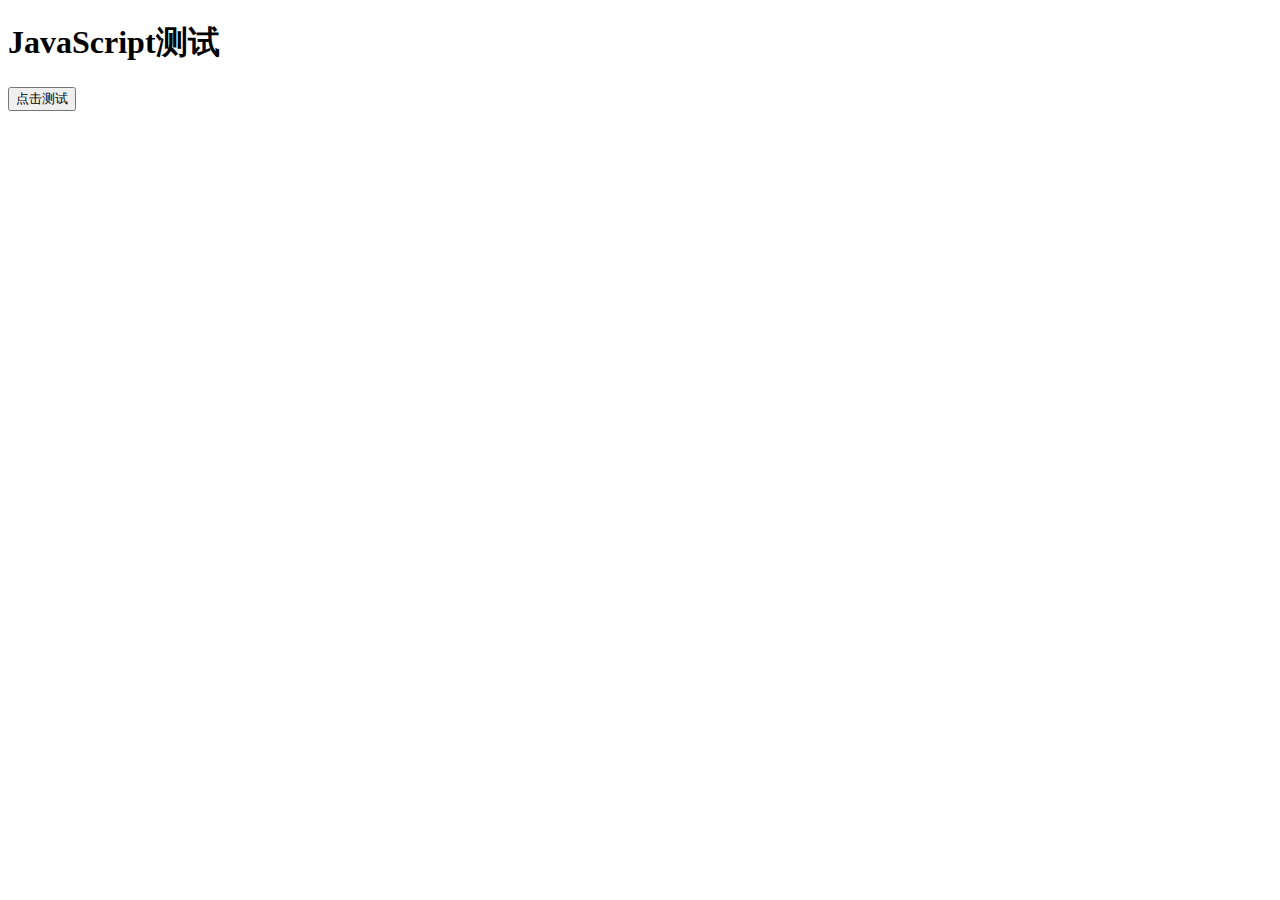
<file: test.html>
<!DOCTYPE html>
<html>
<head>
    <meta charset="UTF-8">
    <title>测试页面</title>
</head>
<body>
    <h1>JavaScript测试</h1>
    <button onclick="testFunction()">点击测试</button>
    <p id="result"></p>

    <script>
        function testFunction() {
            document.getElementById('result').textContent = 'JavaScript 正常工作！时间：' + new Date().toLocaleString();
            alert('按钮点击成功！');
        }
        console.log('测试脚本已加载');
    </script>
</body>
</html>
</file>
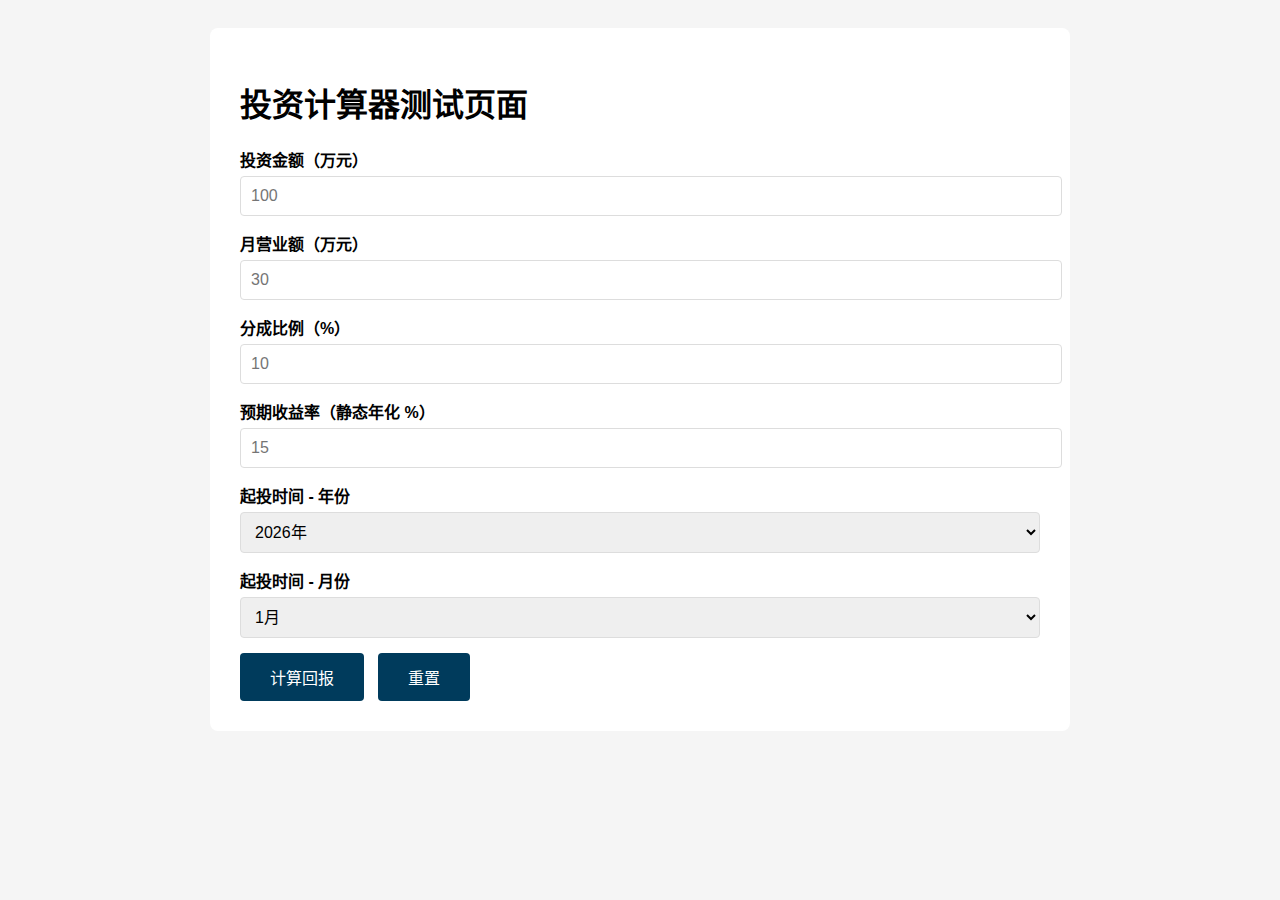
<file: test_calculator.html>
<!DOCTYPE html>
<html lang="zh-CN">
<head>
    <meta charset="UTF-8">
    <meta name="viewport" content="width=device-width, initial-scale=1.0">
    <title>投资计算器测试</title>
    <style>
        body { font-family: Arial, sans-serif; padding: 20px; background: #f5f5f5; }
        .test-container { max-width: 800px; margin: 0 auto; background: white; padding: 30px; border-radius: 8px; }
        .form-group { margin-bottom: 15px; }
        label { display: block; margin-bottom: 5px; font-weight: bold; }
        input, select { width: 100%; padding: 10px; border: 1px solid #ddd; border-radius: 4px; font-size: 16px; }
        button { background: #003B5C; color: white; padding: 12px 30px; border: none; border-radius: 4px; font-size: 16px; cursor: pointer; margin-right: 10px; }
        button:hover { background: #00A3E0; }
        .result-box { margin-top: 30px; padding: 20px; background: #f0f9ff; border-left: 4px solid #00A3E0; border-radius: 4px; }
        .result-item { margin: 10px 0; font-size: 18px; }
        .highlight { color: #00A3E0; font-weight: bold; }
        .hidden { display: none; }
    </style>
</head>
<body>
    <div class="test-container">
        <h1>投资计算器测试页面</h1>
        
        <div class="form-group">
            <label>投资金额（万元）</label>
            <input type="number" id="investAmount" placeholder="100">
        </div>
        
        <div class="form-group">
            <label>月营业额（万元）</label>
            <input type="number" id="monthlyRevenue" placeholder="30">
        </div>
        
        <div class="form-group">
            <label>分成比例（%）</label>
            <input type="number" id="shareRatio" placeholder="10">
        </div>
        
        <div class="form-group">
            <label>预期收益率（静态年化 %）</label>
            <input type="number" id="annualRate" placeholder="15">
        </div>
        
        <div class="form-group">
            <label>起投时间 - 年份</label>
            <select id="startYear"></select>
        </div>
        
        <div class="form-group">
            <label>起投时间 - 月份</label>
            <select id="startMonth">
                <option value="01">1月</option>
                <option value="02">2月</option>
                <option value="03">3月</option>
                <option value="04">4月</option>
                <option value="05">5月</option>
                <option value="06">6月</option>
                <option value="07">7月</option>
                <option value="08">8月</option>
                <option value="09">9月</option>
                <option value="10">10月</option>
                <option value="11">11月</option>
                <option value="12">12月</option>
            </select>
        </div>
        
        <button onclick="calculateROI()">计算回报</button>
        <button onclick="resetForm()">重置</button>
        
        <div id="results" class="result-box hidden">
            <h3>计算结果</h3>
            <div class="result-item">预计封顶期限：<span class="highlight" id="durationDays">-</span></div>
            <div class="result-item">预计封顶时间：<span class="highlight" id="endDate">-</span></div>
            <div class="result-item">预计封顶金额：<span class="highlight" id="cappedAmount">-</span></div>
            <p style="margin-top: 20px; color: #666; font-style: italic;">备注：按日平息进行封顶计算</p>
        </div>
    </div>
    
    <script>
        // 初始化年份选择器
        function initYearSelector() {
            const yearSelect = document.getElementById('startYear');
            const currentYear = new Date().getFullYear();
            
            for (let year = currentYear; year <= currentYear + 10; year++) {
                const option = document.createElement('option');
                option.value = year;
                option.textContent = year + '年';
                yearSelect.appendChild(option);
            }
        }
        
        // 计算ROI
        function calculateROI() {
            const investAmount = parseFloat(document.getElementById('investAmount').value);
            const monthlyRevenue = parseFloat(document.getElementById('monthlyRevenue').value);
            const shareRatio = parseFloat(document.getElementById('shareRatio').value);
            const annualRate = parseFloat(document.getElementById('annualRate').value);
            const startYear = document.getElementById('startYear').value;
            const startMonth = document.getElementById('startMonth').value;
            
            if (!investAmount || !monthlyRevenue || !shareRatio || !annualRate) {
                alert('请填写所有必填信息');
                return;
            }
            
            if (investAmount <= 0 || monthlyRevenue <= 0 || shareRatio <= 0 || annualRate <= 0) {
                alert('请输入正确的数值');
                return;
            }
            
            if (!startYear || !startMonth) {
                alert('请选择起投时间（年份和月份）');
                return;
            }
            
            const I = investAmount;
            const M = monthlyRevenue;
            const R = shareRatio;
            const A = annualRate;
            
            // 计算预计封顶期限（天）
            const denominator = (M * R / 3000) - (I * A / 36000);
            
            if (denominator <= 0) {
                alert('无法计算：月分成收入不足以覆盖投资收益要求，请调整参数');
                return;
            }
            
            const durationDays = I / denominator;
            
            // 预计封顶金额
            const cappedAmount = I * (1 + (A / 100 / 360) * durationDays);
            
            // 计算预计封顶时间
            const startDate = `${startYear}-${startMonth}`;
            const start = new Date(startDate + '-01');
            const end = new Date(start);
            end.setDate(end.getDate() + Math.ceil(durationDays));
            
            const endYear = end.getFullYear();
            const endMonth = (end.getMonth() + 1).toString().padStart(2, '0');
            const endDateString = `${endYear}年${endMonth}月`;
            
            // 显示结果
            document.getElementById('durationDays').textContent = Math.ceil(durationDays) + '天';
            document.getElementById('endDate').textContent = endDateString;
            document.getElementById('cappedAmount').textContent = cappedAmount.toFixed(2) + '万';
            
            console.log('✅ 计算完成:', {
                预计封顶期限: Math.ceil(durationDays) + '天',
                预计封顶时间: endDateString,
                预计封顶金额: cappedAmount.toFixed(2) + '万'
            });
            
            document.getElementById('results').classList.remove('hidden');
            document.getElementById('results').scrollIntoView({ behavior: 'smooth' });
        }
        
        // 重置表单
        function resetForm() {
            document.getElementById('investAmount').value = '';
            document.getElementById('monthlyRevenue').value = '';
            document.getElementById('shareRatio').value = '';
            document.getElementById('annualRate').value = '';
            document.getElementById('startYear').selectedIndex = 0;
            document.getElementById('startMonth').selectedIndex = 0;
            document.getElementById('results').classList.add('hidden');
        }
        
        // 页面加载时初始化
        window.addEventListener('DOMContentLoaded', function() {
            initYearSelector();
            console.log('✅ 测试页面已加载');
        });
    </script>
</body>
</html>
</file>
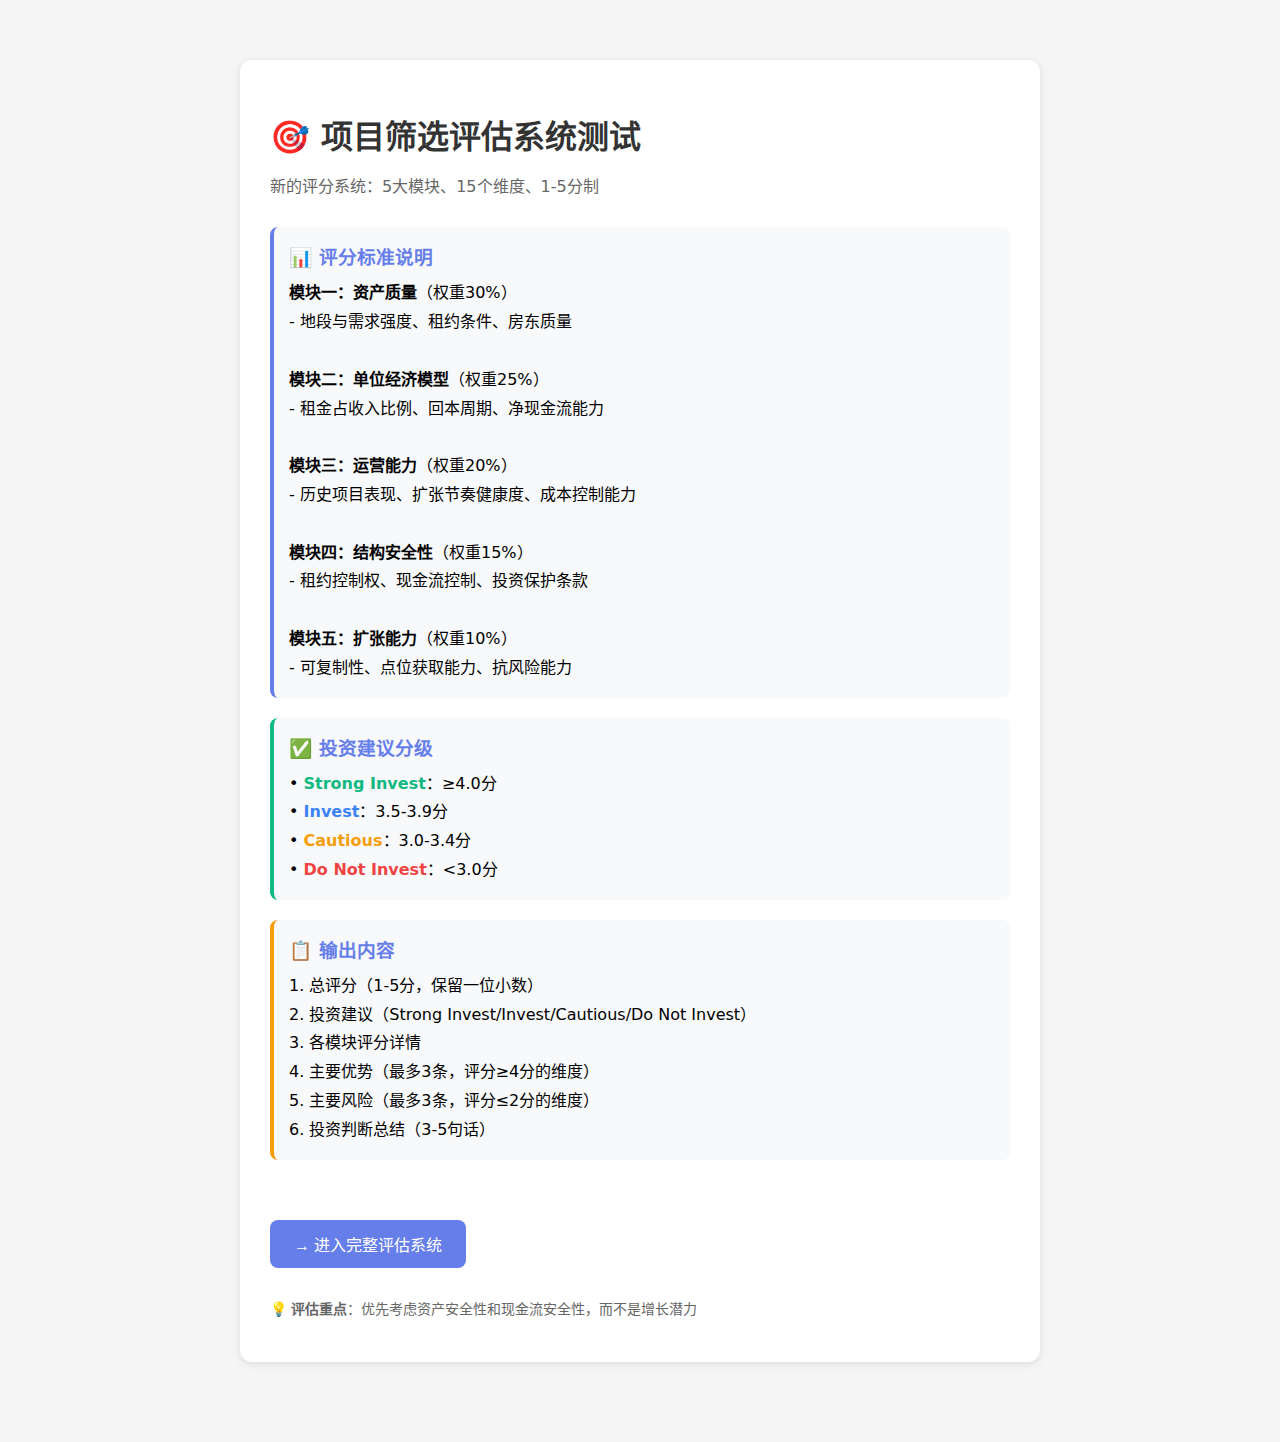
<file: test_screening_demo.html>
<!DOCTYPE html>
<html lang="zh-CN">
<head>
    <meta charset="UTF-8">
    <meta name="viewport" content="width=device-width, initial-scale=1.0">
    <title>筛选评估测试 - 五大模块15维度</title>
    <style>
        body {
            font-family: system-ui, -apple-system, sans-serif;
            max-width: 800px;
            margin: 40px auto;
            padding: 20px;
            background: #f5f5f5;
        }
        .test-card {
            background: white;
            padding: 30px;
            border-radius: 12px;
            box-shadow: 0 2px 8px rgba(0,0,0,0.1);
            margin-bottom: 20px;
        }
        h1 {
            color: #333;
            margin-bottom: 10px;
        }
        .module {
            margin: 20px 0;
            padding: 15px;
            background: #f8f9fa;
            border-radius: 8px;
        }
        .module h3 {
            margin: 0 0 10px 0;
            color: #667eea;
        }
        .dimension {
            margin: 8px 0;
            display: flex;
            justify-content: space-between;
            align-items: center;
        }
        .score {
            font-weight: 600;
            color: #667eea;
        }
        button {
            background: #667eea;
            color: white;
            border: none;
            padding: 12px 24px;
            border-radius: 8px;
            font-size: 16px;
            cursor: pointer;
            margin-top: 20px;
        }
        button:hover {
            background: #5568d3;
        }
        .link {
            display: inline-block;
            margin-top: 20px;
            color: #667eea;
            text-decoration: none;
        }
    </style>
</head>
<body>
    <div class="test-card">
        <h1>🎯 项目筛选评估系统测试</h1>
        <p style="color: #666; margin-bottom: 30px;">
            新的评分系统：5大模块、15个维度、1-5分制
        </p>
        
        <div class="module" style="border-left: 4px solid #667eea;">
            <h3>📊 评分标准说明</h3>
            <div style="line-height: 1.8;">
                <strong>模块一：资产质量</strong>（权重30%）<br>
                - 地段与需求强度、租约条件、房东质量<br><br>
                
                <strong>模块二：单位经济模型</strong>（权重25%）<br>
                - 租金占收入比例、回本周期、净现金流能力<br><br>
                
                <strong>模块三：运营能力</strong>（权重20%）<br>
                - 历史项目表现、扩张节奏健康度、成本控制能力<br><br>
                
                <strong>模块四：结构安全性</strong>（权重15%）<br>
                - 租约控制权、现金流控制、投资保护条款<br><br>
                
                <strong>模块五：扩张能力</strong>（权重10%）<br>
                - 可复制性、点位获取能力、抗风险能力
            </div>
        </div>
        
        <div class="module" style="border-left: 4px solid #10B981;">
            <h3>✅ 投资建议分级</h3>
            <div style="line-height: 1.8;">
                • <strong style="color: #10B981;">Strong Invest</strong>：≥4.0分<br>
                • <strong style="color: #3B82F6;">Invest</strong>：3.5-3.9分<br>
                • <strong style="color: #F59E0B;">Cautious</strong>：3.0-3.4分<br>
                • <strong style="color: #EF4444;">Do Not Invest</strong>：<3.0分
            </div>
        </div>
        
        <div class="module" style="border-left: 4px solid #F59E0B;">
            <h3>📋 输出内容</h3>
            <div style="line-height: 1.8;">
                1. 总评分（1-5分，保留一位小数）<br>
                2. 投资建议（Strong Invest/Invest/Cautious/Do Not Invest）<br>
                3. 各模块评分详情<br>
                4. 主要优势（最多3条，评分≥4分的维度）<br>
                5. 主要风险（最多3条，评分≤2分的维度）<br>
                6. 投资判断总结（3-5句话）
            </div>
        </div>
        
        <a href="/" class="link">
            <button>→ 进入完整评估系统</button>
        </a>
        
        <p style="margin-top: 30px; color: #666; font-size: 14px;">
            💡 <strong>评估重点</strong>：优先考虑资产安全性和现金流安全性，而不是增长潜力
        </p>
    </div>
</body>
</html>
</file>
<file: css/style.css>
/* ==========================================
   滴灌通投资决策平台 - Blue Owl 专业风格
   深蓝色 + 白色背景
   ========================================== */

:root {
    /* Blue Owl 配色方案 */
    --color-primary: #003B5C;        /* 深蓝色 - 主色 */
    --color-primary-light: #005A8C;  /* 浅蓝色 - 悬停 */
    --color-accent: #00A3E0;         /* 亮蓝色 - 强调 */
    --color-bg: #FFFFFF;             /* 白色背景 */
    --color-bg-light: #F8F9FA;       /* 浅灰背景 */
    --color-text-primary: #1A1A1A;   /* 深灰文字 */
    --color-text-secondary: #6B7280; /* 中灰文字 */
    --color-border: #E5E7EB;         /* 边框颜色 */
    --color-success: #10B981;
    --color-warning: #F59E0B;
    --color-danger: #EF4444;
    
    /* Typography */
    --font-sans: -apple-system, BlinkMacSystemFont, 'Segoe UI', 'Helvetica Neue', Arial, sans-serif;
    --font-mono: 'SF Mono', Monaco, 'Cascadia Code', 'Roboto Mono', monospace;
    
    /* Spacing */
    --spacing-xs: 0.5rem;
    --spacing-sm: 1rem;
    --spacing-md: 1.5rem;
    --spacing-lg: 2rem;
    --spacing-xl: 3rem;
    
    /* Shadows */
    --shadow-sm: 0 1px 2px 0 rgba(0, 0, 0, 0.05);
    --shadow-md: 0 4px 6px -1px rgba(0, 0, 0, 0.1), 0 2px 4px -1px rgba(0, 0, 0, 0.06);
    --shadow-lg: 0 10px 15px -3px rgba(0, 0, 0, 0.1), 0 4px 6px -2px rgba(0, 0, 0, 0.05);
}

* {
    margin: 0;
    padding: 0;
    box-sizing: border-box;
}

html {
    scroll-behavior: smooth;
    font-size: 16px;
}

body {
    font-family: var(--font-sans);
    background: var(--color-bg);
    color: var(--color-text-primary);
    line-height: 1.6;
    -webkit-font-smoothing: antialiased;
    -moz-osx-font-smoothing: grayscale;
}

/* ==========================================
   Header & Navigation
   ========================================== */

header {
    background: var(--color-primary);
    padding: 1.5rem 0;
    position: sticky;
    top: 0;
    z-index: 100;
    box-shadow: var(--shadow-sm);
}

.container {
    max-width: 1400px;
    margin: 0 auto;
    padding: 0 2rem;
}

nav {
    display: flex;
    justify-content: space-between;
    align-items: center;
}

.brand {
    font-size: 1.75rem;
    font-weight: 700;
    color: var(--color-bg);
    text-decoration: none;
    letter-spacing: -0.02em;
}

.nav-menu {
    display: flex;
    gap: 2.5rem;
    list-style: none;
    margin: 0;
}

.nav-menu a {
    color: rgba(255, 255, 255, 0.9);
    text-decoration: none;
    font-size: 1rem;
    font-weight: 500;
    transition: color 0.2s;
    padding-bottom: 0.25rem;
    border-bottom: 2px solid transparent;
}

.nav-menu a:hover,
.nav-menu a.active {
    color: var(--color-bg);
    border-bottom-color: var(--color-bg);
}

/* ==========================================
   Main Content Layout
   ========================================== */

main {
    padding: 4rem 0;
    min-height: calc(100vh - 200px);
    background: var(--color-bg-light);
}

.section {
    margin-bottom: 5rem;
}

.section-title {
    font-size: 2.5rem;
    font-weight: 700;
    margin-bottom: 1rem;
    color: var(--color-primary);
    letter-spacing: -0.03em;
    line-height: 1.2;
}

.section-description {
    color: var(--color-text-secondary);
    margin-bottom: 2.5rem;
    font-size: 1.125rem;
    line-height: 1.7;
    max-width: 800px;
}

/* ==========================================
   Card System
   ========================================== */

.card {
    background: var(--color-bg);
    border-radius: 12px;
    padding: 2.5rem;
    box-shadow: var(--shadow-md);
    transition: box-shadow 0.3s, transform 0.3s;
}

.card:hover {
    box-shadow: var(--shadow-lg);
    transform: translateY(-2px);
}

.card-title {
    font-size: 1.5rem;
    font-weight: 600;
    margin-bottom: 1.5rem;
    color: var(--color-primary);
}

.card-grid {
    display: grid;
    grid-template-columns: repeat(auto-fit, minmax(300px, 1fr));
    gap: 2rem;
}

/* ==========================================
   Statistics Display (Big Numbers)
   ========================================== */

.stats-grid {
    display: grid;
    grid-template-columns: repeat(auto-fit, minmax(200px, 1fr));
    gap: 2rem;
    margin: 3rem 0;
}

.stat-card {
    background: var(--color-bg);
    border-radius: 12px;
    padding: 2.5rem 2rem;
    text-align: center;
    box-shadow: var(--shadow-md);
    transition: all 0.3s;
    border-top: 4px solid var(--color-primary);
}

.stat-card:hover {
    box-shadow: var(--shadow-lg);
    transform: translateY(-4px);
}

.stat-value {
    font-size: 3rem;
    font-weight: 700;
    color: var(--color-primary);
    font-family: var(--font-mono);
    margin-bottom: 0.5rem;
    line-height: 1;
}

.stat-label {
    color: var(--color-text-secondary);
    font-size: 0.95rem;
    font-weight: 500;
    letter-spacing: 0.02em;
}

/* ==========================================
   Form Elements
   ========================================== */

.form-group {
    margin-bottom: 1.75rem;
}

label {
    display: block;
    margin-bottom: 0.5rem;
    color: var(--color-text-primary);
    font-size: 0.95rem;
    font-weight: 600;
}

input[type="text"],
input[type="number"],
input[type="email"],
input[type="month"],
select,
textarea {
    width: 100%;
    padding: 0.875rem 1rem;
    background: var(--color-bg);
    border: 2px solid var(--color-border);
    border-radius: 8px;
    color: var(--color-text-primary);
    font-size: 1rem;
    font-family: var(--font-sans);
    transition: all 0.2s;
}

input:focus,
select:focus,
textarea:focus {
    outline: none;
    border-color: var(--color-primary);
    box-shadow: 0 0 0 3px rgba(0, 59, 92, 0.1);
}

input::placeholder {
    color: var(--color-text-secondary);
    opacity: 0.6;
}

textarea {
    resize: vertical;
    min-height: 120px;
}

select {
    cursor: pointer;
}

/* ==========================================
   Buttons
   ========================================== */

button,
.btn {
    padding: 0.875rem 2rem;
    background: var(--color-primary);
    color: var(--color-bg);
    border: none;
    border-radius: 8px;
    font-size: 1rem;
    font-weight: 600;
    cursor: pointer;
    transition: all 0.2s;
    font-family: var(--font-sans);
    display: inline-block;
    text-decoration: none;
}

button:hover,
.btn:hover {
    background: var(--color-primary-light);
    transform: translateY(-1px);
    box-shadow: var(--shadow-md);
}

button:active,
.btn:active {
    transform: translateY(0);
}

button:disabled,
.btn:disabled {
    opacity: 0.5;
    cursor: not-allowed;
}

.btn-secondary {
    background: transparent;
    color: var(--color-primary);
    border: 2px solid var(--color-primary);
}

.btn-secondary:hover {
    background: var(--color-primary);
    color: var(--color-bg);
}

.button-group {
    display: flex;
    gap: 1rem;
    flex-wrap: wrap;
    margin-top: 2rem;
}

/* ==========================================
   Results Display
   ========================================== */

.result-card {
    background: var(--color-bg);
    border-radius: 12px;
    padding: 3rem;
    margin-top: 2.5rem;
    box-shadow: var(--shadow-lg);
    border-left: 4px solid var(--color-accent);
}

.result-title {
    font-size: 1.75rem;
    font-weight: 600;
    color: var(--color-primary);
    margin-bottom: 2rem;
}

.result-grid {
    display: grid;
    grid-template-columns: repeat(auto-fit, minmax(220px, 1fr));
    gap: 2rem;
}

.result-item {
    padding: 1.5rem;
    background: var(--color-bg-light);
    border-radius: 10px;
    border: 1px solid var(--color-border);
}

.result-item-label {
    color: var(--color-text-secondary);
    font-size: 0.9rem;
    margin-bottom: 0.75rem;
    font-weight: 500;
}

.result-item-value {
    font-size: 2rem;
    font-weight: 700;
    color: var(--color-text-primary);
    font-family: var(--font-mono);
    line-height: 1;
}

.result-item-value.highlight {
    color: var(--color-accent);
}

/* ==========================================
   Score Display
   ========================================== */

.score-display {
    text-align: center;
    padding: 3rem;
    background: var(--color-bg-light);
    border-radius: 12px;
    margin: 2rem 0;
}

.score-circle {
    width: 200px;
    height: 200px;
    margin: 0 auto 2rem;
    border-radius: 50%;
    border: 12px solid var(--color-border);
    display: flex;
    align-items: center;
    justify-content: center;
    font-size: 4rem;
    font-weight: 700;
    color: var(--color-primary);
    font-family: var(--font-mono);
    position: relative;
    background: var(--color-bg);
    box-shadow: var(--shadow-md);
}

.score-circle::after {
    content: '/200';
    position: absolute;
    bottom: 30%;
    right: 15%;
    font-size: 1.25rem;
    color: var(--color-text-secondary);
    font-weight: 500;
}

.score-rating {
    font-size: 1.75rem;
    font-weight: 700;
    margin-bottom: 1rem;
}

.score-rating.excellent { color: var(--color-success); }
.score-rating.good { color: var(--color-accent); }
.score-rating.fair { color: var(--color-warning); }
.score-rating.poor { color: var(--color-danger); }

/* ==========================================
   Contract Preview
   ========================================== */

.contract-preview {
    background: var(--color-bg);
    border: 2px solid var(--color-border);
    border-radius: 12px;
    padding: 3rem;
    font-family: var(--font-mono);
    font-size: 0.95rem;
    line-height: 1.9;
    white-space: pre-wrap;
    overflow-x: auto;
    margin-top: 2rem;
    box-shadow: var(--shadow-md);
}

.contract-preview h3 {
    color: var(--color-primary);
    margin-top: 2rem;
    margin-bottom: 1rem;
    font-size: 1.25rem;
    font-weight: 700;
}

.contract-preview strong {
    color: var(--color-primary);
    font-weight: 600;
}

/* ==========================================
   Report Generator
   ========================================== */

.report-section {
    margin-top: 3rem;
}

.report-output {
    background: var(--color-bg);
    border-radius: 12px;
    padding: 3rem;
    margin-top: 2rem;
    box-shadow: var(--shadow-lg);
}

.report-header {
    text-align: center;
    padding-bottom: 2.5rem;
    border-bottom: 3px solid var(--color-primary);
    margin-bottom: 3rem;
}

.report-logo {
    font-size: 2.5rem;
    font-weight: 700;
    color: var(--color-primary);
    margin-bottom: 0.5rem;
}

.report-subtitle {
    color: var(--color-text-secondary);
    font-size: 1.125rem;
    font-weight: 500;
}

.report-body {
    line-height: 1.8;
}

.report-section-title {
    font-size: 1.5rem;
    font-weight: 700;
    color: var(--color-primary);
    margin: 2.5rem 0 1.5rem;
    padding-bottom: 0.75rem;
    border-bottom: 2px solid var(--color-border);
}

.report-content {
    color: var(--color-text-secondary);
    margin-bottom: 2rem;
    line-height: 1.8;
}

.report-table {
    width: 100%;
    margin: 2rem 0;
    border-collapse: separate;
    border-spacing: 0;
    border-radius: 8px;
    overflow: hidden;
    box-shadow: var(--shadow-sm);
}

.report-table th,
.report-table td {
    padding: 1rem 1.5rem;
    text-align: left;
}

.report-table th {
    background: var(--color-primary);
    color: var(--color-bg);
    font-weight: 600;
    font-size: 0.95rem;
}

.report-table td {
    color: var(--color-text-secondary);
    background: var(--color-bg);
    border-bottom: 1px solid var(--color-border);
}

.report-table tr:last-child td {
    border-bottom: none;
}

.text-gold {
    color: var(--color-accent);
    font-weight: 600;
}

/* ==========================================
   Footer
   ========================================== */

footer {
    background: var(--color-primary);
    color: rgba(255, 255, 255, 0.8);
    padding: 2.5rem 0;
    margin-top: 5rem;
    text-align: center;
}

footer p {
    margin: 0;
}

/* ==========================================
   Responsive Design
   ========================================== */

@media (max-width: 1024px) {
    .container {
        padding: 0 1.5rem;
    }
    
    .section-title {
        font-size: 2rem;
    }
    
    .stat-value {
        font-size: 2.5rem;
    }
}

@media (max-width: 768px) {
    .nav-menu {
        gap: 1.5rem;
    }
    
    .nav-menu a {
        font-size: 0.9rem;
    }
    
    .card-grid,
    .stats-grid,
    .result-grid {
        grid-template-columns: 1fr;
    }
    
    .section-title {
        font-size: 1.75rem;
    }
    
    .stat-value {
        font-size: 2rem;
    }
    
    .button-group {
        flex-direction: column;
    }
    
    button,
    .btn {
        width: 100%;
    }
    
    .card {
        padding: 1.5rem;
    }
    
    .score-circle {
        width: 160px;
        height: 160px;
        font-size: 3rem;
    }
}

@media (max-width: 480px) {
    .brand {
        font-size: 1.5rem;
    }
    
    .nav-menu {
        display: none;
    }
    
    .section-title {
        font-size: 1.5rem;
    }
}

/* ==========================================
   Utility Classes
   ========================================== */

.text-center { text-align: center; }
.text-primary { color: var(--color-primary); }
.text-accent { color: var(--color-accent); }
.text-secondary { color: var(--color-text-secondary); }
.mb-1 { margin-bottom: var(--spacing-sm); }
.mb-2 { margin-bottom: var(--spacing-md); }
.mb-3 { margin-bottom: var(--spacing-lg); }
.mt-1 { margin-top: var(--spacing-sm); }
.mt-2 { margin-top: var(--spacing-md); }
.mt-3 { margin-top: var(--spacing-lg); }

.hidden { display: none; }
.visible { display: block; }

/* ==========================================
   Animations
   ========================================== */

@keyframes fadeIn {
    from {
        opacity: 0;
        transform: translateY(20px);
    }
    to {
        opacity: 1;
        transform: translateY(0);
    }
}

.card,
.stat-card,
.result-card {
    animation: fadeIn 0.6s ease-out;
}

/* ==========================================
   Growth Drivers
   ========================================== */

.growth-drivers {
    display: grid;
    grid-template-columns: repeat(auto-fit, minmax(280px, 1fr));
    gap: 2rem;
    margin-top: 1.5rem;
}

.driver-item {
    display: flex;
    gap: 1.5rem;
    align-items: flex-start;
}

.driver-number {
    flex-shrink: 0;
    width: 50px;
    height: 50px;
    background: var(--color-accent);
    color: var(--color-bg);
    border-radius: 50%;
    display: flex;
    align-items: center;
    justify-content: center;
    font-size: 1.25rem;
    font-weight: 700;
}

.driver-content h4 {
    font-size: 1.125rem;
    font-weight: 600;
    color: var(--color-primary);
    margin-bottom: 0.5rem;
}

.driver-content p {
    color: var(--color-text-secondary);
    font-size: 0.95rem;
    line-height: 1.6;
}

.stat-change {
    margin-top: 0.5rem;
    color: var(--color-success);
    font-size: 0.85rem;
    font-weight: 600;
}

/* ==========================================
   Upload Section
   ========================================== */

.upload-section {
    margin: 2rem 0;
}

.upload-area {
    border: 2px dashed var(--color-border);
    border-radius: 12px;
    padding: 3rem 2rem;
    text-align: center;
    background: var(--color-bg-light);
    transition: all 0.3s;
    cursor: pointer;
}

.upload-area:hover {
    border-color: var(--color-primary);
    background: var(--color-bg);
}

.upload-area.dragover {
    border-color: var(--color-accent);
    background: rgba(0, 163, 224, 0.05);
}

.upload-icon {
    font-size: 4rem;
    margin-bottom: 1rem;
}

.upload-text p {
    margin: 0.5rem 0;
}

.upload-area-small {
    border: 2px dashed var(--color-border);
    border-radius: 8px;
    padding: 1.5rem;
    text-align: center;
    background: var(--color-bg-light);
    display: flex;
    align-items: center;
    gap: 1rem;
    cursor: pointer;
    transition: all 0.3s;
}

.upload-area-small:hover {
    border-color: var(--color-primary);
}

.upload-icon-small {
    font-size: 2rem;
}

.upload-text-small {
    flex: 1;
    text-align: left;
}

.upload-text-small p {
    margin: 0.25rem 0;
}

.file-list {
    margin-top: 1.5rem;
}

.file-item {
    display: flex;
    align-items: center;
    justify-content: space-between;
    padding: 1rem;
    background: var(--color-bg-light);
    border-radius: 8px;
    margin-bottom: 0.75rem;
    border: 1px solid var(--color-border);
}

.file-info {
    display: flex;
    align-items: center;
    gap: 0.75rem;
    flex: 1;
}

.file-icon {
    font-size: 1.5rem;
}

.file-name {
    font-weight: 500;
    color: var(--color-text-primary);
}

.file-size {
    color: var(--color-text-secondary);
    font-size: 0.85rem;
    margin-left: 0.5rem;
}

.file-remove {
    background: none;
    border: none;
    color: var(--color-danger);
    cursor: pointer;
    padding: 0.5rem;
    font-size: 1.25rem;
    transition: transform 0.2s;
}

.file-remove:hover {
    transform: scale(1.2);
}

/* ==========================================
   Form Rows
   ========================================== */

.form-row {
    display: grid;
    grid-template-columns: repeat(auto-fit, minmax(250px, 1fr));
    gap: 1.5rem;
}

/* ==========================================
   Score Display Fix
   ========================================== */

.score-circle {
    width: 200px;
    height: 200px;
    margin: 0 auto 2rem;
    border-radius: 50%;
    border: 12px solid var(--color-border);
    display: flex;
    flex-direction: column;
    align-items: center;
    justify-content: center;
    background: var(--color-bg);
    box-shadow: var(--shadow-md);
    position: relative;
}

.score-number {
    font-size: 4rem;
    font-weight: 700;
    color: var(--color-primary);
    font-family: var(--font-mono);
    line-height: 1;
}

.score-max {
    font-size: 1.5rem;
    color: var(--color-text-secondary);
    font-weight: 500;
    margin-top: 0.5rem;
}

/* Remove the old ::after pseudo-element */
.score-circle::after {
    content: none;
}

/* ==========================================
   Contract Terms
   ========================================== */

.contract-terms {
    margin-top: 2rem;
    padding: 3rem;
    background: var(--color-bg);
    border-radius: 12px;
    box-shadow: var(--shadow-lg);
}

.terms-title {
    font-size: 1.75rem;
    font-weight: 600;
    color: var(--color-primary);
    margin-bottom: 2rem;
}

.terms-list {
    display: flex;
    flex-direction: column;
    gap: 1.5rem;
}

.term-item {
    display: flex;
    gap: 1.5rem;
    align-items: flex-start;
    padding: 1.5rem;
    background: var(--color-bg-light);
    border-radius: 10px;
    border-left: 4px solid var(--color-accent);
    transition: all 0.3s;
}

.term-item:hover {
    transform: translateX(4px);
    box-shadow: var(--shadow-md);
}

.term-content {
    flex: 1;
}

.term-number {
    width: 40px;
    height: 40px;
    background: var(--color-primary);
    color: var(--color-bg);
    border-radius: 8px;
    display: flex;
    align-items: center;
    justify-content: center;
    font-size: 1.125rem;
    font-weight: 700;
    margin-bottom: 1rem;
}

.term-title {
    font-size: 1.125rem;
    font-weight: 600;
    color: var(--color-primary);
    margin-bottom: 0.75rem;
}

.term-content {
    color: var(--color-text-secondary);
    line-height: 1.7;
    font-size: 0.95rem;
}

.term-content strong {
    color: var(--color-accent);
    font-weight: 600;
}

/* ==========================================
   Back to Top Button
   ========================================== */

.back-to-top {
    position: fixed;
    bottom: 2rem;
    right: 2rem;
    width: 50px;
    height: 50px;
    background: var(--color-primary);
    color: var(--color-bg);
    border: none;
    border-radius: 50%;
    font-size: 1.5rem;
    cursor: pointer;
    opacity: 0;
    visibility: hidden;
    transition: all 0.3s;
    box-shadow: var(--shadow-lg);
    z-index: 99;
}

.back-to-top.visible {
    opacity: 1;
    visibility: visible;
}

.back-to-top:hover {
    background: var(--color-primary-light);
    transform: translateY(-4px);
}

.back-to-top span {
    display: flex;
    align-items: center;
    justify-content: center;
    height: 100%;
}

/* ==========================================
   Responsive Design Updates
   ========================================== */

@media (max-width: 768px) {
    .growth-drivers {
        grid-template-columns: 1fr;
    }
    
    .driver-item {
        flex-direction: column;
        text-align: center;
    }
    
    .driver-number {
        margin: 0 auto 1rem;
    }
    
    .form-row {
        grid-template-columns: 1fr;
    }
    
    .terms-grid {
        grid-template-columns: 1fr;
    }
    
    .score-number {
        font-size: 3rem;
    }
    
    .score-max {
        font-size: 1.25rem;
    }
    
    .back-to-top {
        bottom: 1.5rem;
        right: 1.5rem;
        width: 45px;
        height: 45px;
    }
}

/* ==========================================
   Calculation Logic Display
   ========================================== */

.calculation-logic {
    margin-top: 2rem;
    padding: 2rem;
    background: var(--color-bg-light);
    border-radius: 10px;
    border: 2px solid var(--color-border);
}

.logic-title {
    font-size: 1.25rem;
    font-weight: 600;
    color: var(--color-primary);
    margin-bottom: 1rem;
}

.logic-content p {
    margin: 0.75rem 0;
    color: var(--color-text-secondary);
    font-size: 0.95rem;
    line-height: 1.8;
}

.logic-content strong {
    color: var(--color-primary);
    font-weight: 600;
}

/* 计算逻辑区域动画 */
.calculation-logic {
    margin-top: 1.5rem;
    padding: 1.5rem;
    background: #F8F9FA;
    border-radius: 8px;
    border-left: 4px solid #00A3E0;
    transition: all 0.3s ease;
}

.calculation-logic.hidden {
    display: none;
}

.logic-title {
    font-size: 1.1rem;
    font-weight: 600;
    color: #003B5C;
    margin-bottom: 1rem;
}

.logic-content p {
    margin-bottom: 0.5rem;
    line-height: 1.6;
}

.logic-content .mt-2 {
    margin-top: 1rem;
}

/* Info icon hover effect */
.fa-info-circle:hover {
    color: #003B5C;
    transform: scale(1.1);
    transition: all 0.2s ease;
}

/* 协议设计 - 嵌入式输入框样式 */
.term-input {
    background: #F8F9FA;
    border-left: 4px solid #00A3E0 !important;
}

.term-input .term-number {
    background: #00A3E0 !important;
    color: white;
    font-size: 0.875rem;
    font-weight: 600;
    padding: 0.25rem 0.75rem;
    border-radius: 4px;
}

.term-input .term-content {
    width: 100%;
}

.term-input .form-row {
    display: grid;
    grid-template-columns: 1fr 1fr;
    gap: 1.5rem;
}

.term-input label {
    font-size: 0.9rem;
}

.term-input input {
    font-size: 0.95rem;
    padding: 0.75rem;
}

.term-input small {
    font-size: 0.75rem !important;
    line-height: 1.4;
}

/* Finalize按钮悬停效果 */
button:has(.fa-copy):hover {
    background: #00A3E0 !important;
    transform: translateY(-2px);
    box-shadow: 0 4px 12px rgba(0, 59, 92, 0.3);
}

/* 内联输入框样式 */
.inline-input {
    display: inline-block;
    vertical-align: middle;
    border: 1px solid #E5E7EB !important;
    border-radius: 4px;
    padding: 0.5rem;
    font-size: 0.95rem;
    transition: all 0.2s ease;
}

.inline-input:focus {
    outline: none;
    border-color: #00A3E0 !important;
    box-shadow: 0 0 0 2px rgba(0, 163, 224, 0.1);
}

.inline-input::placeholder {
    color: #9CA3AF;
    font-size: 0.9rem;
}

/* 确保term-item中的段落有足够的行高 */
.term-item p {
    line-height: 2.2;
}

/* ==========================================
   协议预览区域样式
   ========================================== */

.contract-preview {
    margin-top: 2rem;
    background: linear-gradient(135deg, #667eea 0%, #764ba2 100%);
    border-radius: 12px;
    padding: 3px;
    animation: slideIn 0.5s ease-out;
    box-shadow: 0 4px 20px rgba(102, 126, 234, 0.3);
}

.contract-preview.hidden {
    display: none;
}

.preview-header {
    background: white;
    padding: 1.25rem 1.5rem;
    border-radius: 10px 10px 0 0;
    display: flex;
    align-items: center;
    gap: 0.75rem;
    color: #003B5C;
    font-size: 1.1rem;
    font-weight: 600;
    border-bottom: 2px solid #E5E7EB;
}

.preview-header i {
    font-size: 1.3rem;
    color: #667eea;
}

.preview-content {
    background: white;
    padding: 2rem;
    border-radius: 0 0 10px 10px;
    font-family: 'Segoe UI', Tahoma, Geneva, Verdana, sans-serif;
    font-size: 0.95rem;
    line-height: 2;
    color: #1F2937;
    max-height: 500px;
    overflow-y: auto;
    white-space: pre-wrap;
    word-wrap: break-word;
}

/* 美化列表项 */
.preview-content {
    scrollbar-width: thin;
    scrollbar-color: #667eea #F3F4F6;
}

.preview-content::-webkit-scrollbar {
    width: 10px;
}

.preview-content::-webkit-scrollbar-track {
    background: #F3F4F6;
    border-radius: 5px;
}

.preview-content::-webkit-scrollbar-thumb {
    background: linear-gradient(135deg, #667eea 0%, #764ba2 100%);
    border-radius: 5px;
}

.preview-content::-webkit-scrollbar-thumb:hover {
    background: linear-gradient(135deg, #5568d3 0%, #6a4193 100%);
}

/* 按钮悬停效果 */
button:hover:not(:disabled) {
    transform: translateY(-2px);
    box-shadow: 0 4px 12px rgba(0, 163, 224, 0.3);
}

button:disabled {
    cursor: not-allowed;
}

button:active:not(:disabled) {
    transform: translateY(0);
}

@keyframes slideIn {
    from {
        opacity: 0;
        transform: translateY(20px);
    }
    to {
        opacity: 1;
        transform: translateY(0);
    }
}
</file>
